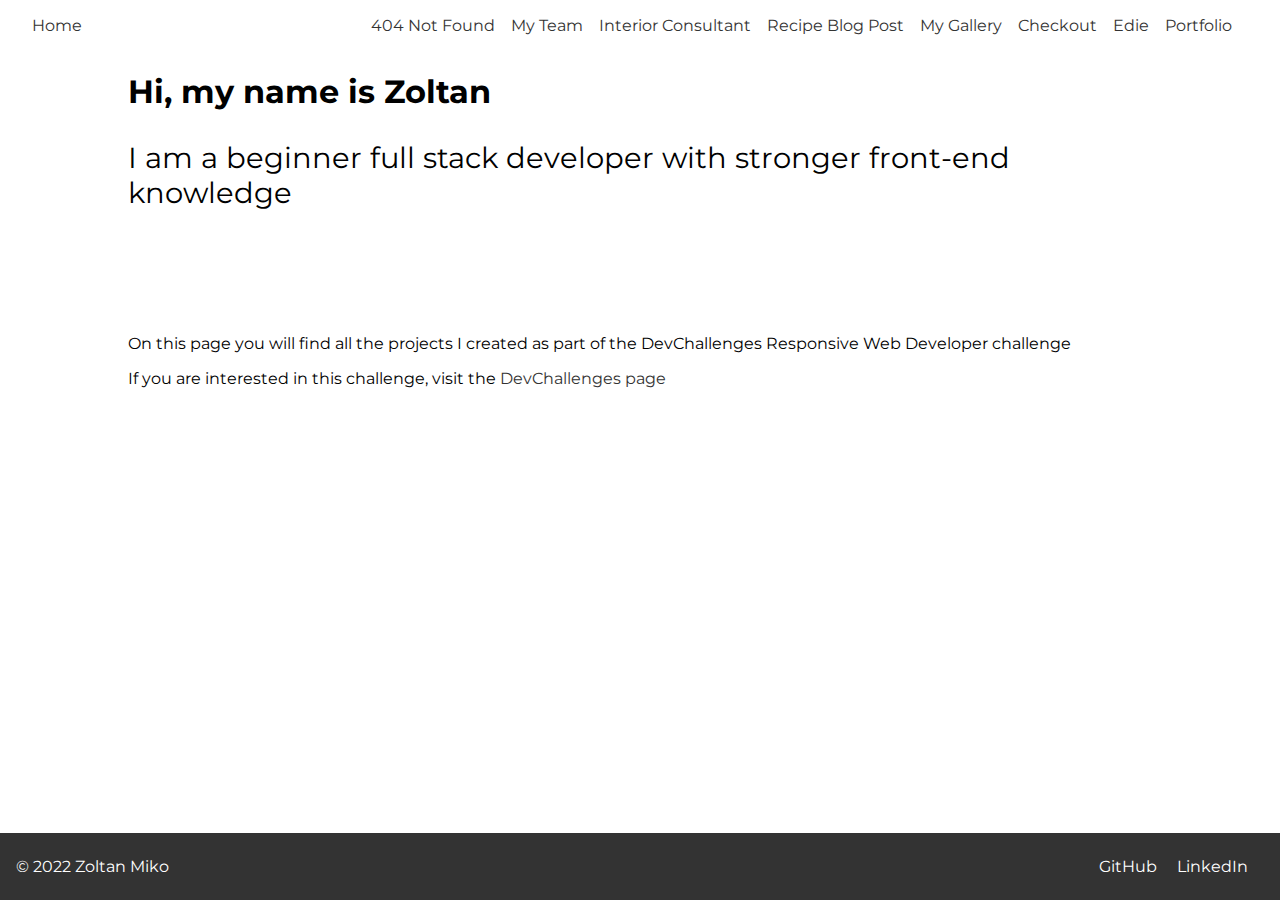
<file: index.html>
<!DOCTYPE html>
<html lang="en">
<head>
    <meta charset="UTF-8">
    <meta http-equiv="X-UA-Compatible" content="IE=edge">
    <meta name="viewport" content="width=device-width, initial-scale=1.0">
    <link rel="icon" href="devchallenges.png" />
    <link rel="shortcut icon" type="image/x-icon" href="https://devchallenges.io/" />

    <link rel="stylesheet" href="style.css">
    <script src="main.js" defer></script>

    <title>devChallenges Projects</title>
</head>
<body>
    <nav class="main-nav">
        <a href="index.html">Home</a>
        <button class="mobile-nav-button">
            <span class="mobile-nav-button__line"></span>
            <span class="mobile-nav-button__line"></span>
            <span class="mobile-nav-button__line"></span>
        </button>
        <div class="link-wrapper">
            <a class="link-wrapper__item" href="not-found/index.html">404 Not Found</a>
            <a class="link-wrapper__item" href="my-team/index.html">My Team</a>
            <a class="link-wrapper__item" href="interior-consultant/index.html">Interior Consultant</a>
            <a class="link-wrapper__item" href="recipe-blog/index.html">Recipe Blog Post</a>
            <a class="link-wrapper__item" href="my-gallery/index.html">My Gallery</a>
            <a class="link-wrapper__item" href="checkout/index.html">Checkout</a>
            <a class="link-wrapper__item" href="edie/index.html">Edie</a>
            <a class="link-wrapper__item" href="portfolio/index.html">Portfolio</a>
        </div>
    </nav>
    
    <main>
        <h1>Hi, my name is Zoltan</h1>
        <p class="sub-title">I am a beginner full stack developer with stronger front-end knowledge</p>
        <p>On this page you will find all the projects I created as part of the DevChallenges Responsive Web Developer challenge</p>
        <p>If you are interested in this challenge, visit the <a href="https://devchallenges.io/" target="_blank">DevChallenges page</a></p>
    </main>

    <footer>
        <p>&copy; 2022 Zoltan Miko</p>
        <p>
            <a href="https://github.com/Whenz91" target="_blank">GitHub</a>
            <a href="https://www.linkedin.com/in/zolt%C3%A1n-mik%C3%B3-8272b3146/" target="_blank">LinkedIn</a>
        </p>
    </footer>
</body>
</html>
</file>
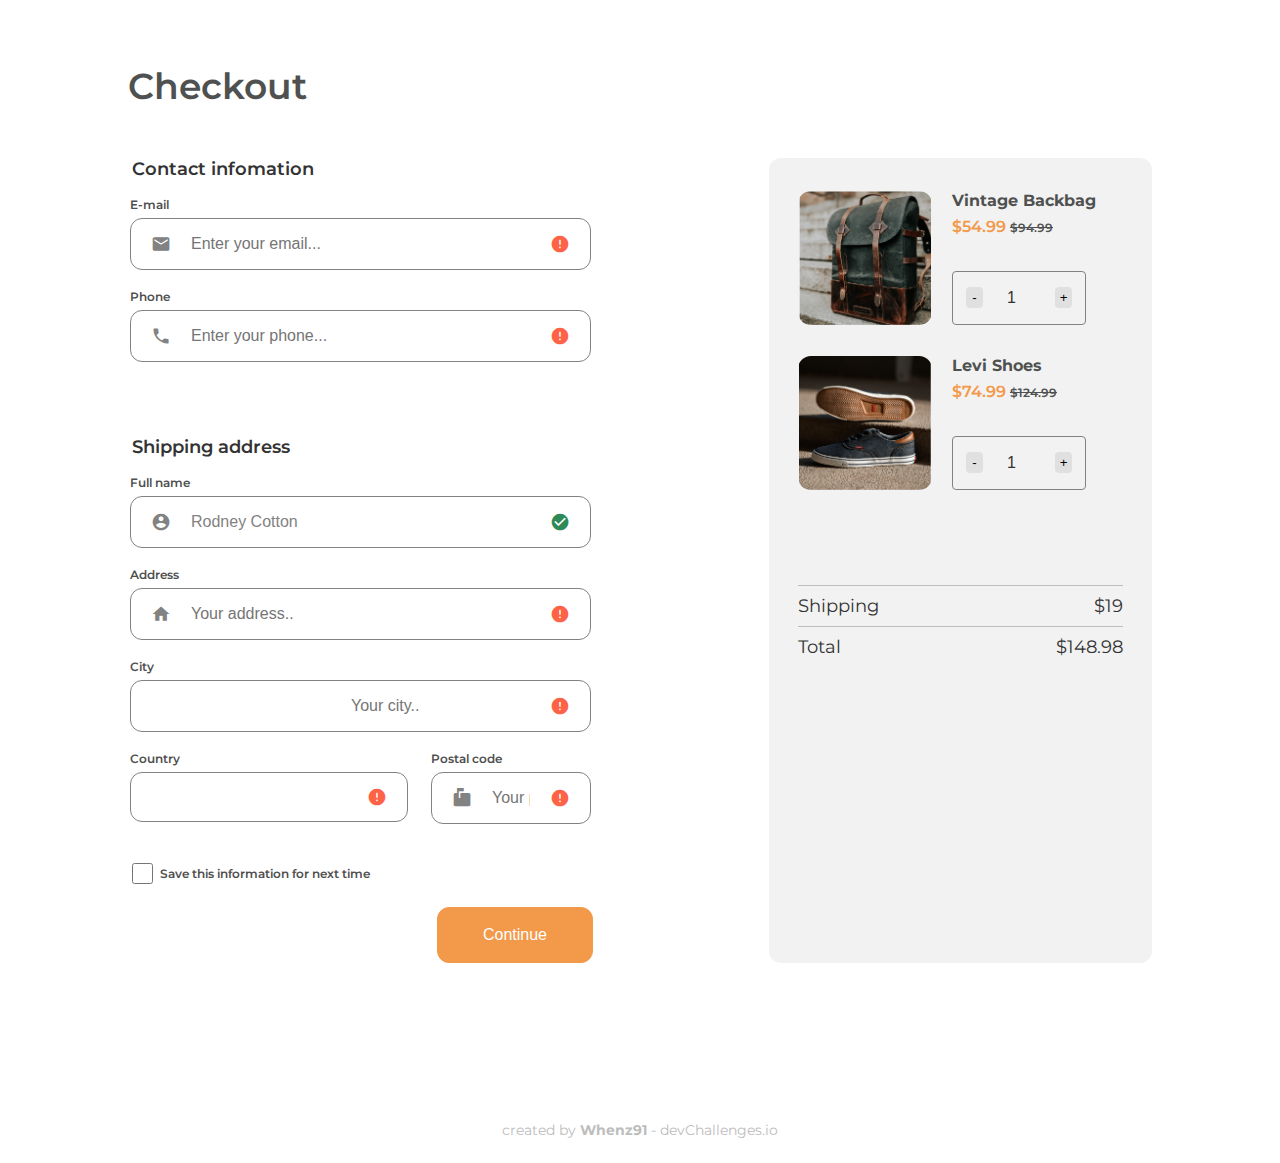
<file: checkout/index.html>
<!DOCTYPE html>
<html lang="en">
  <head>
    <meta charset="utf-8" />
    <meta name="viewport" content="width=device-width, initial-scale=1, maximum-scale=5" />

    <link rel="icon" href="../devchallenges.png" />

    <link rel="shortcut icon" type="image/x-icon" href="https://devchallenges.io/" />

    <link rel="preconnect" href="https://fonts.googleapis.com">
    <link rel="preconnect" href="https://fonts.gstatic.com" crossorigin>
    <link href="https://fonts.googleapis.com/css2?family=Montserrat:wght@600;700&display=swap" rel="stylesheet">
    <link href="https://fonts.googleapis.com/icon?family=Material+Icons" rel="stylesheet">

    <link rel="stylesheet" href="css/style.css">

    <script src="js/main.js" defer></script>

    <title>Checkout page challenge</title>
  </head>
  <body>

    <header class="header">
        <h1 class="header__title">Checkout</h1>
    </header>

    <main>
        <section class="cart">
            <ul class="cart__list">

                <li class="cart__list__item">

                    <img src="images/photo1.png" alt="Vintage Backbag" class="list-item__image">
                    
                    <div class="list-item__body">
                        <h4 class="list-item__body__title">Vintage Backbag</h4>
                        <p class="list-item__body__price">
                            <span class="list-item__body__price--new">$54.99</span>
                            <span class="list-item__body__price--old">$94.99</span>
                        </p>

                        <div class="list-item__body__input-box">
                            <button class="list-item__body__input-box__button" data-increase="">-</button>
                            <input class="list-item__body__input-box__input" type="number" value="1">
                            <button class="list-item__body__input-box__button" data-increase="true">+</button>
                        </div>
                    </div>
                </li>

                <li class="cart__list__item">

                    <img src="images/photo2.png" alt="Levi Shoes" class="list-item__image">

                    <div class="list-item__body">
                        <h4 class="list-item__body__title">Levi Shoes</h4>
                        <p class="list-item__body__price">
                            <span class="list-item__body__price--new">$74.99</span>
                            <span class="list-item__body__price--old">$124.99</span>
                        </p>

                        <div class="list-item__body__input-box">
                            <button class="list-item__body__input-box__button" data-increase="">-</button>
                            <input class="list-item__body__input-box__input" type="number" value="1">
                            <button class="list-item__body__input-box__button" data-increase="true">+</button>
                        </div>
                    </div>
                </li>

            </ul>

           <table class="cart-summary-table">
               <tbody>
                   <tr>
                       <td>Shipping</td>
                       <td>$19</td>
                   </tr>
                   <tr>
                       <td>Total</td>
                       <td>$148.98</td>
                   </tr>
               </tbody>
           </table>

        </section>

       <form id="orderForm" class="order-form">

           <fieldset class="order-form__fieldset">
               <legend class="order-form__legend">Contact infomation</legend>

               <div class="order-form__group">
                   <label for="email">E-mail</label>
                   <div class="input-with-icon">
                       <span class="material-icons">email</span>
                       <input type="email" id="email" placeholder="Enter your email..." required>
                       <span class="material-icons validation valid">check_circle</span>
                       <span class="material-icons validation invalid">error</span>
                   </div>
               </div>

               <div class="order-form__group">
                   <label for="phone">Phone</label>
                   <div class="input-with-icon">
                       <span class="material-icons">phone</span>
                       <input type="tel" id="phone" placeholder="Enter your phone..." pattern="[0-9]{2}-[0-9]{2}-[0-9]{7}" required>
                       <span class="material-icons validation valid">check_circle</span>
                       <span class="material-icons validation invalid">error</span>
                   </div>
               </div>
           </fieldset>

           <fieldset class="order-form__fieldset grid">
               <legend class="order-form__legend">Shipping address</legend>

               <div class="order-form__group grid-item--full-width">
                   <label for="name">Full name</label>
                   <div class="input-with-icon">
                        <span class="material-icons">account_circle</span>
                        <input type="text" id="name" value="Rodney Cotton" placeholder="Enter your fullname..." required>
                        <span class="material-icons validation valid">check_circle</span>
                        <span class="material-icons validation invalid">error</span>
                   </div>
               </div>

               <div class="order-form__group grid-item--full-width">
                   <label for="address">Address</label>
                   <div class="input-with-icon">
                       <span class="material-icons">home</span>
                       <input type="text" id="address" placeholder="Your address.." required>
                       <span class="material-icons validation valid">check_circle</span>
                       <span class="material-icons validation invalid">error</span>
                   </div>
               </div>

               <div class="order-form__group grid-item--full-width">
                   <label for="city">City</label>
                   <div class="input-with-icon">
                    <span class="material-icons">apartment</span>
                       <input type="text" id="city" placeholder="Your city.." required>
                       <span class="material-icons validation valid">check_circle</span>
                       <span class="material-icons validation invalid">error</span>
                   </div>
               </div>

               <div class="order-form__group">
                   <label for="country">Country</label>
                   <div class="input-with-icon">
                        <span class="material-icons">apartment</span>
                        <select name="country" id="country" required>
                            <option value="" disabled selected hidden>Your country..</option>
                            <option value="England">England</option>
                            <option value="Ireland">Ireland</option>
                            <option value="French">French</option>
                            <option value="Germany">Germany</option>
                        </select>
                        <span class="material-icons validation valid">check_circle</span>
                        <span class="material-icons validation invalid">error</span>
                   </div>
               </div>

               <div class="order-form__group">
                   <label for="postcode">Postal code</label>
                   <div class="input-with-icon">
                    <span class="material-icons">markunread_mailbox</span>
                    <input type="text" id="postcode" placeholder="Your postal code.." required>
                    <span class="material-icons validation valid">check_circle</span>
                    <span class="material-icons validation invalid">error</span>
                   </div>
               </div>

            </fieldset>
            
            <div class="order-form__group checkbox-group">
                <input type="checkbox" name="remember" id="remember">
                <label for="remember">Save this information for next time</label>
            </div>

            <button type="submit" class="order-form__submit-btn">Continue</button>
       </form>

    </main>
   

    <footer class="main-footer">
      <p class="main-footer__text">created by <b>Whenz91</b> - devChallenges.io</p>
    </footer>

  </body>
</html>
</file>
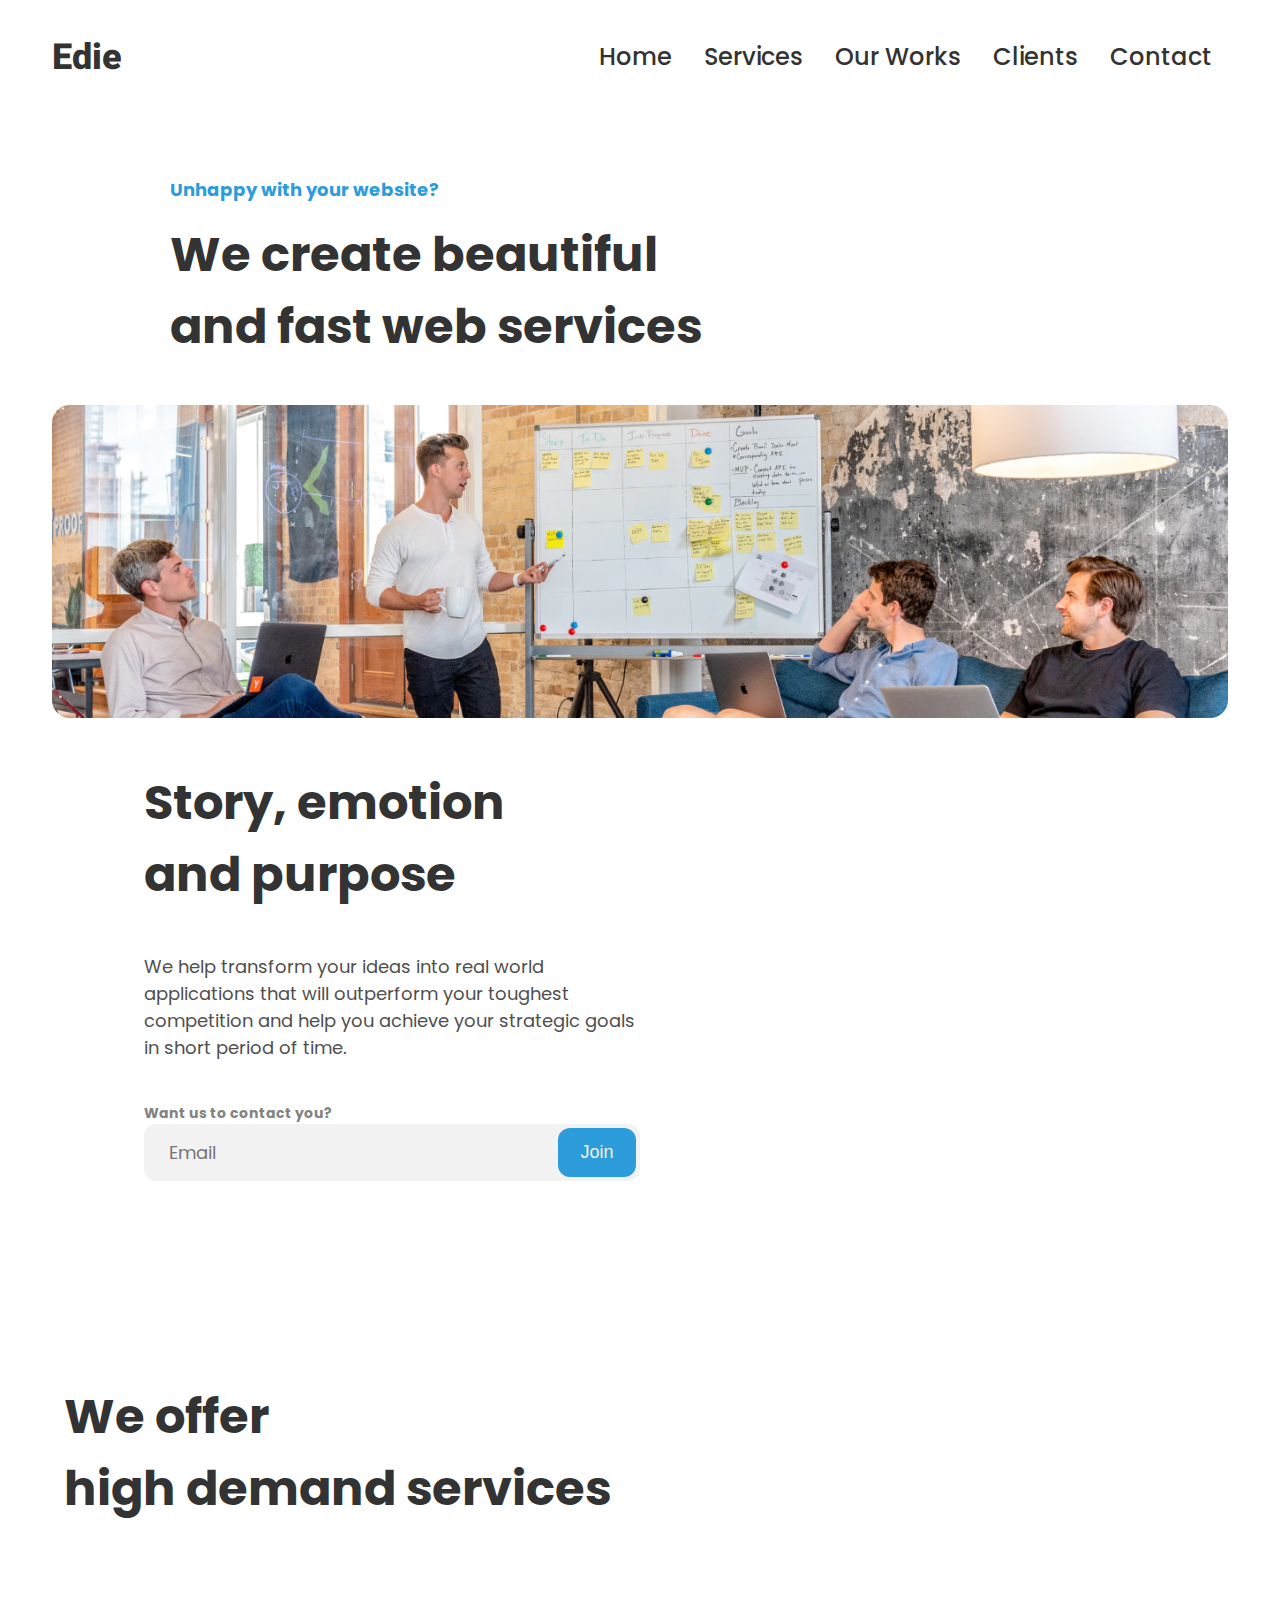
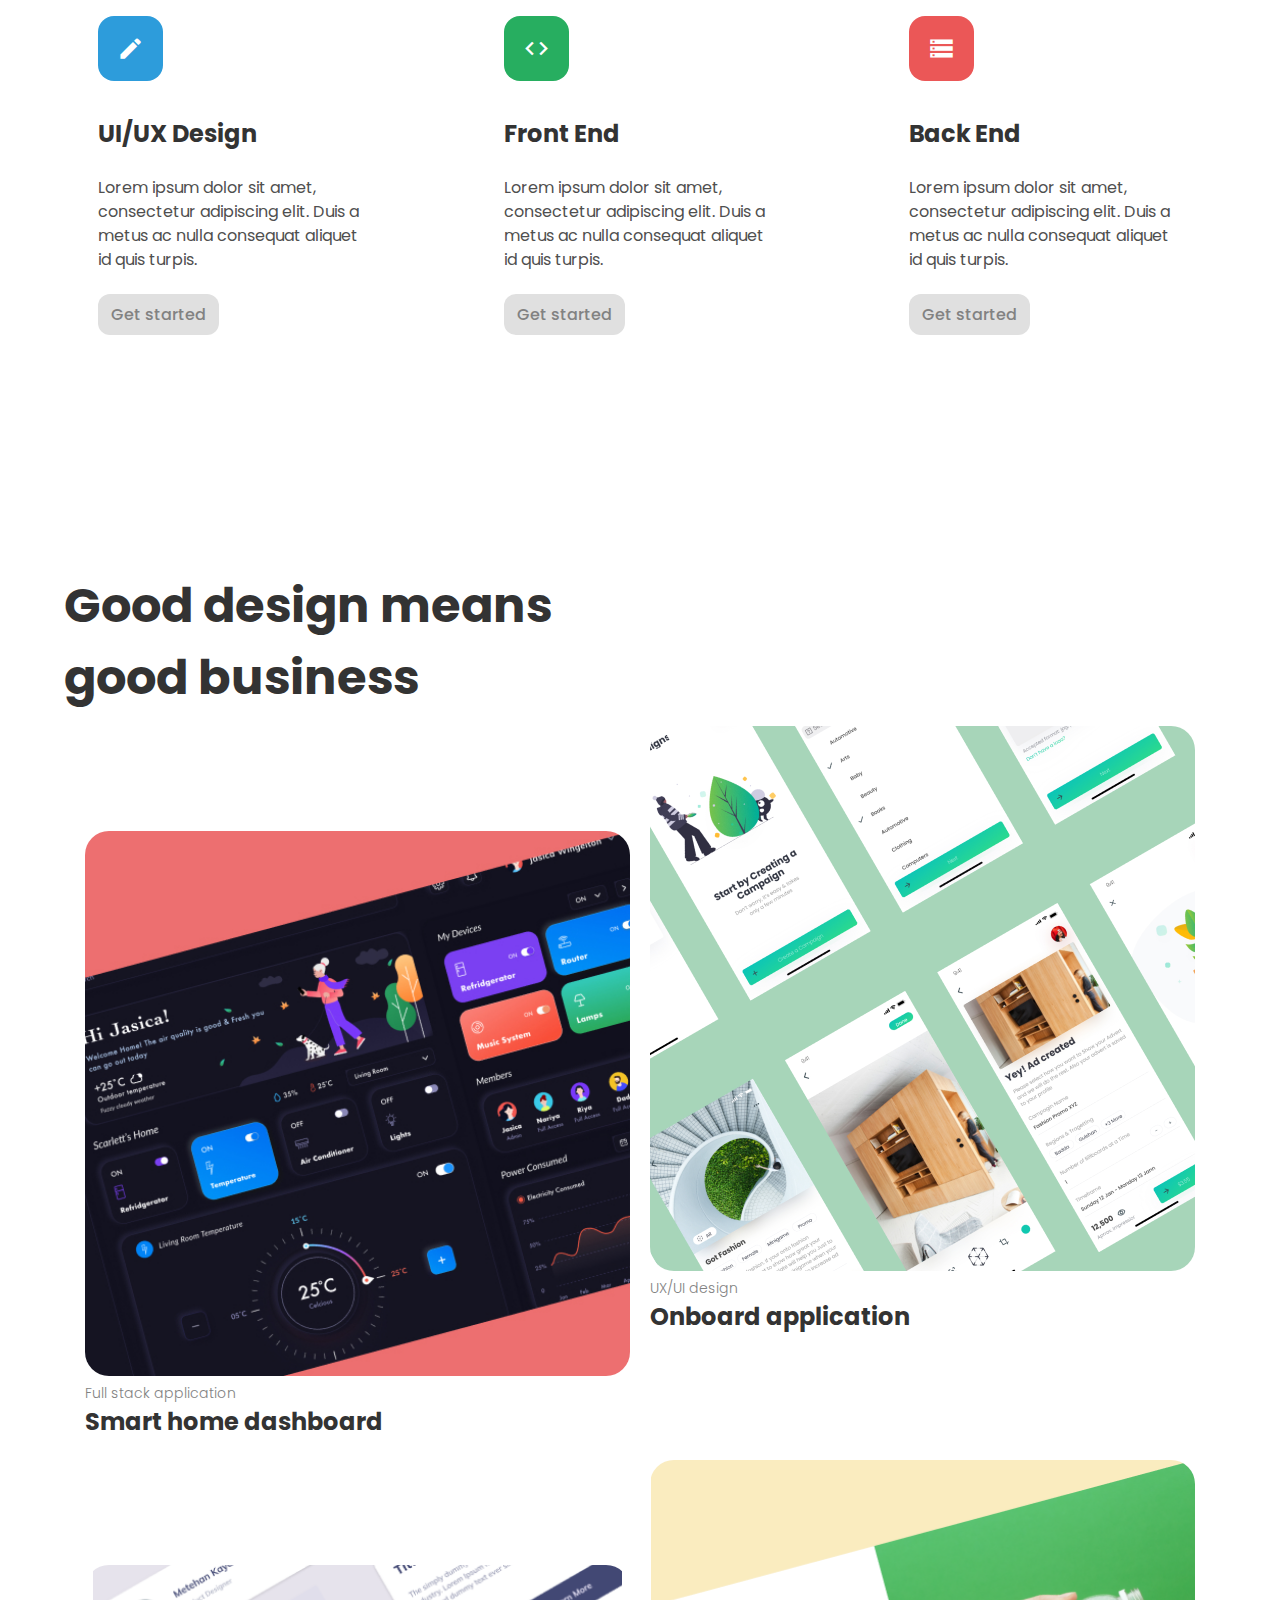
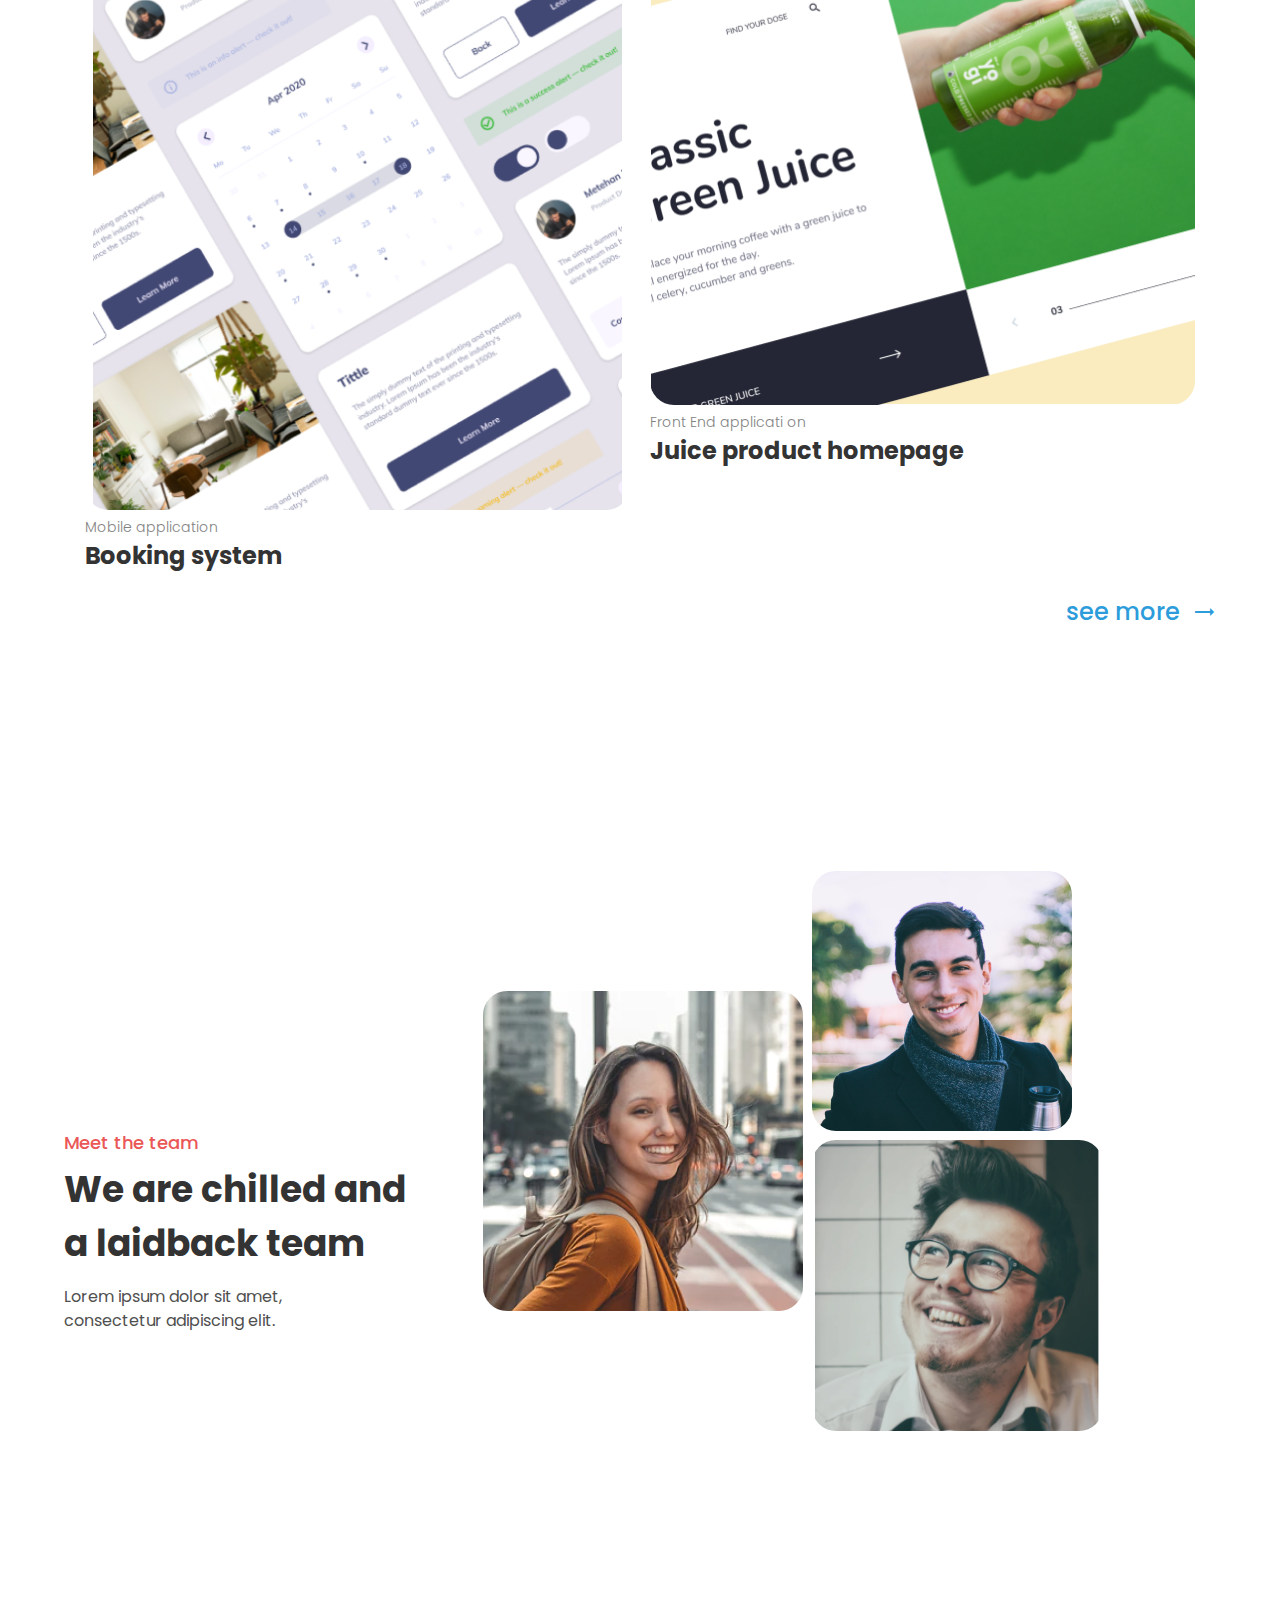
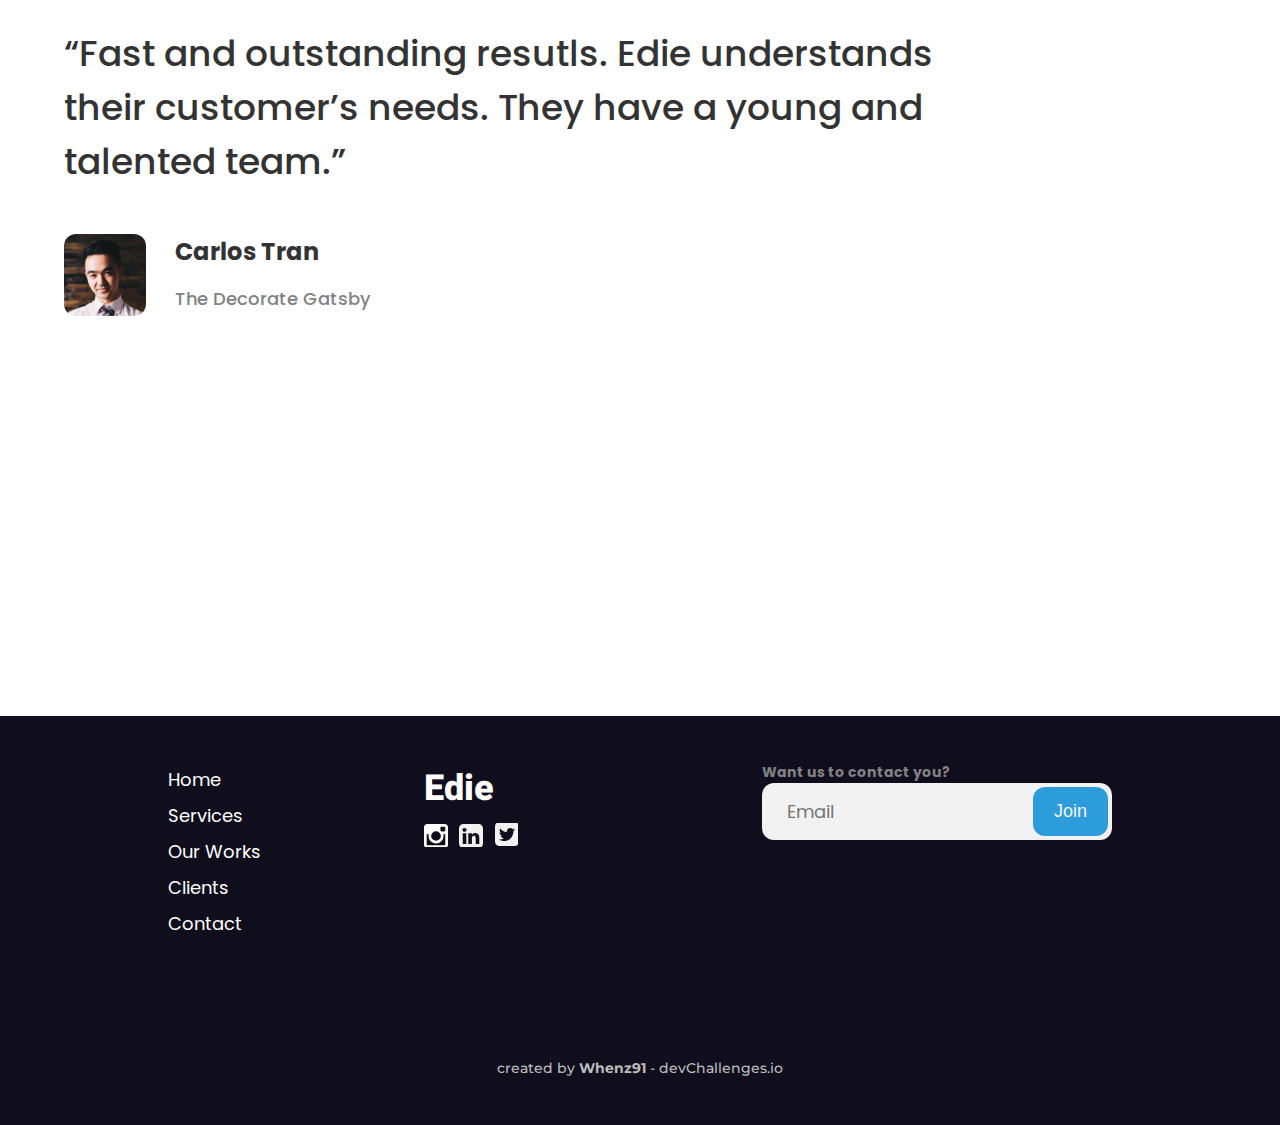
<file: edie/index.html>
<!DOCTYPE html>
<html lang="en">
  <head>
    <meta charset="utf-8" />
    <meta name="viewport" content="width=device-width, initial-scale=1, maximum-scale=5" />

    <link rel="icon" href="../devchallenges.png" />

    <link rel="shortcut icon" type="image/x-icon" href="https://devchallenges.io/" />

    <link rel="preconnect" href="https://fonts.googleapis.com">
    <link rel="preconnect" href="https://fonts.gstatic.com" crossorigin>
    <link href="https://fonts.googleapis.com/css2?family=Heebo:wght@800&family=Montserrat:wght@500;700&family=Poppins:wght@300;400;500;700&display=swap" rel="stylesheet">
    <link href="https://fonts.googleapis.com/icon?family=Material+Icons" rel="stylesheet">

    <link rel="stylesheet" href="css/style.css">
    <script src="js/main.js" defer></script>
    <title>Edie</title>
  </head>
  <body>

    <nav class="main-nav">
        <a href="#home" class="main-nav__logo">Edie</a>
        <button class="main-nav__mobile-menu-btn">
            <span class="material-icons">
                menu
            </span>
        </button>
        <ul class="main-nav__list">
            <li class="main-nav__list__item"><a class="main-nav__list__item__link" href="#home">Home</a></li>
            <li class="main-nav__list__item"><a class="main-nav__list__item__link" href="#services">Services</a></li>
            <li class="main-nav__list__item"><a class="main-nav__list__item__link" href="#ourworks">Our Works</a></li>
            <li class="main-nav__list__item"><a class="main-nav__list__item__link" href="#clients">Clients</a></li>
            <li class="main-nav__list__item"><a class="main-nav__list__item__link" href="#contact">Contact</a></li>
        </ul>
    </nav>

    <header id="home" class="hero">
        <h4 class="hero__subtitle">Unhappy with your website?</h4>
        <h1 class="hero__title">We create beautiful <br> and fast web services</h1>
        <img src="images/heroImage.jpg" alt="edie hero" class="hero__image">
    </header>

    <main>
        <section id="contact" class="contact-section">
            <h2 class="section-title">Story, emotion <br> and purpose</h2>
            <p>We help transform your ideas into real world applications that will outperform your toughest competition and help you achieve your strategic goals in short period of time.</p>

            <form class="contact-form">
                <h5 class="contact-form__title">Want us to contact you?</h5>
                <div class="contact-form__gorup">
                    <input class="contact-form__gorup__input" type="text" placeholder="Email">
                    <button class="contact-form__gorup__submit-btn" type="submit">Join</button>
                </div>
            </form>
        </section>

        <section id="services" class="services-section">
            <h2 class="section-title">We offer <br> high demand services</h2>

            <div class="services-card-deck">

                <div class="service-card">
                    <span class="service-card__icon service-card__icon--blue material-icons">
                        edit
                    </span>
                    <h3 class="service-card__title">UI/UX Design</h3>
                    <p class="service-card__text">Lorem ipsum dolor sit amet, consectetur adipiscing elit. Duis a metus ac nulla consequat aliquet id quis turpis.</p>
                    <a href="#" class="service-card__btn">Get started</a>
                </div>

                <div class="service-card">
                    <span class="service-card__icon service-card__icon--green material-icons">
                        code
                    </span>
                    <h3 class="service-card__title">Front End</h3>
                    <p class="service-card__text">Lorem ipsum dolor sit amet, consectetur adipiscing elit. Duis a metus ac nulla consequat aliquet id quis turpis.</p>
                    <a href="#" class="service-card__btn">Get started</a>
                </div>

                <div class="service-card">
                    <span class="service-card__icon service-card__icon--red material-icons">
                        storage
                    </span>
                    <h3 class="service-card__title">Back End</h3>
                    <p class="service-card__text">Lorem ipsum dolor sit amet, consectetur adipiscing elit. Duis a metus ac nulla consequat aliquet id quis turpis.</p>
                    <a href="#" class="service-card__btn">Get started</a>
                </div>

            </div>
        </section>

        <section id="ourworks" class="works-section">
            <h2 class="section-title">Good design means <br> good business</h2>
            
            <div class="works-card-deck">

                <div class="work-card">
                    <img src="images/smarthome.jpg" alt="smarthome" class="work-card__image">
                    <p class="work-card__subtitle">Full stack application</p>
                    <h3 class="work-card__title">Smart home dashboard</h3>
                </div>

                <div class="work-card">
                    <img src="images/onboard.png" alt="onboard" class="work-card__image">
                    <p class="work-card__subtitle">UX/UI design</p>
                    <h3 class="work-card__title">Onboard application</h3>
                </div>

                <div class="work-card">
                    <img src="images/booking.png" alt="booking" class="work-card__image">
                    <p class="work-card__subtitle">Mobile application</p>
                    <h3 class="work-card__title">Booking system</h3>
                </div>

                <div class="work-card">
                    <img src="images/juice-product.png" alt="juice-product" class="work-card__image">
                    <p class="work-card__subtitle">Front End applicati on</p>
                    <h3 class="work-card__title">Juice product homepage</h3>
                </div>

                <a href="#" class="more-work-link">see more <span class="material-icons">trending_flat</span></a>
            </div>
        </section>

        <section id="clients" class="clients-section">
            <div class="wrapper">
                <p class="client-section__subtitle">Meet the team</p>
                <h2 class="client-section__title">We are chilled and a laidback team</h2>
                <p class="client-section__text">Lorem ipsum dolor sit amet, consectetur adipiscing elit.</p>
            </div>

            <div class="team-image-group">
                <img src="images/person3.png" alt="person 3" class="">
                <img src="images/person1.png" alt="person 1" class="">
                <img src="images/person2.png" alt="person 2" class="">
            </div>

            <div class="review">
                <p class="review__text">“Fast and outstanding resutls. Edie understands their customer’s needs. They have a young and talented team.”</p>
                <div class="review__writer">
                    <img src="images/person4.png" alt="person 4" class="review__writer__image">
                    <h4 class="review__writer__name">Carlos Tran</h4>
                    <p class="review__writer__company">The Decorate Gatsby</p>
                </div>
            </div>
        </section>

    </main>

    <footer class="main-footer">

        <div class="main-footer__content">

            <ul class="main-footer__content__nav">
                <li><a href="#home">Home</a></li>
                <li><a href="#services">Services</a></li>
                <li><a href="#ourworks">Our Works</a></li>
                <li><a href="#clients">Clients</a></li>
                <li><a href="#contact">Contact</a></li>
            </ul>

            <ul class="main-footer__content__social">
                <p>Edie</p>
                <li><a href="#"><img src="images/instagram.svg" alt="instagram"></a></li>
                <li><a href="#"><img src="images/linkedin.svg" alt="linkedin"></a></li>
                <li><a href="#"><img src="images/twitter.svg" alt="twitter"></a></li>
            </ul>

            <form class="main-footer__content__form contact-form">
                <h5 class="contact-form__title">Want us to contact you?</h5>
                <div class="contact-form__gorup">
                    <input class="contact-form__gorup__input" type="text" placeholder="Email">
                    <button class="contact-form__gorup__submit-btn" type="submit">Join</button>
                </div>
            </form>
        </div>


      <p class="main-footer__text">created by <b>Whenz91</b> - devChallenges.io</p>
    </footer>

  </body>
</html>
</file>
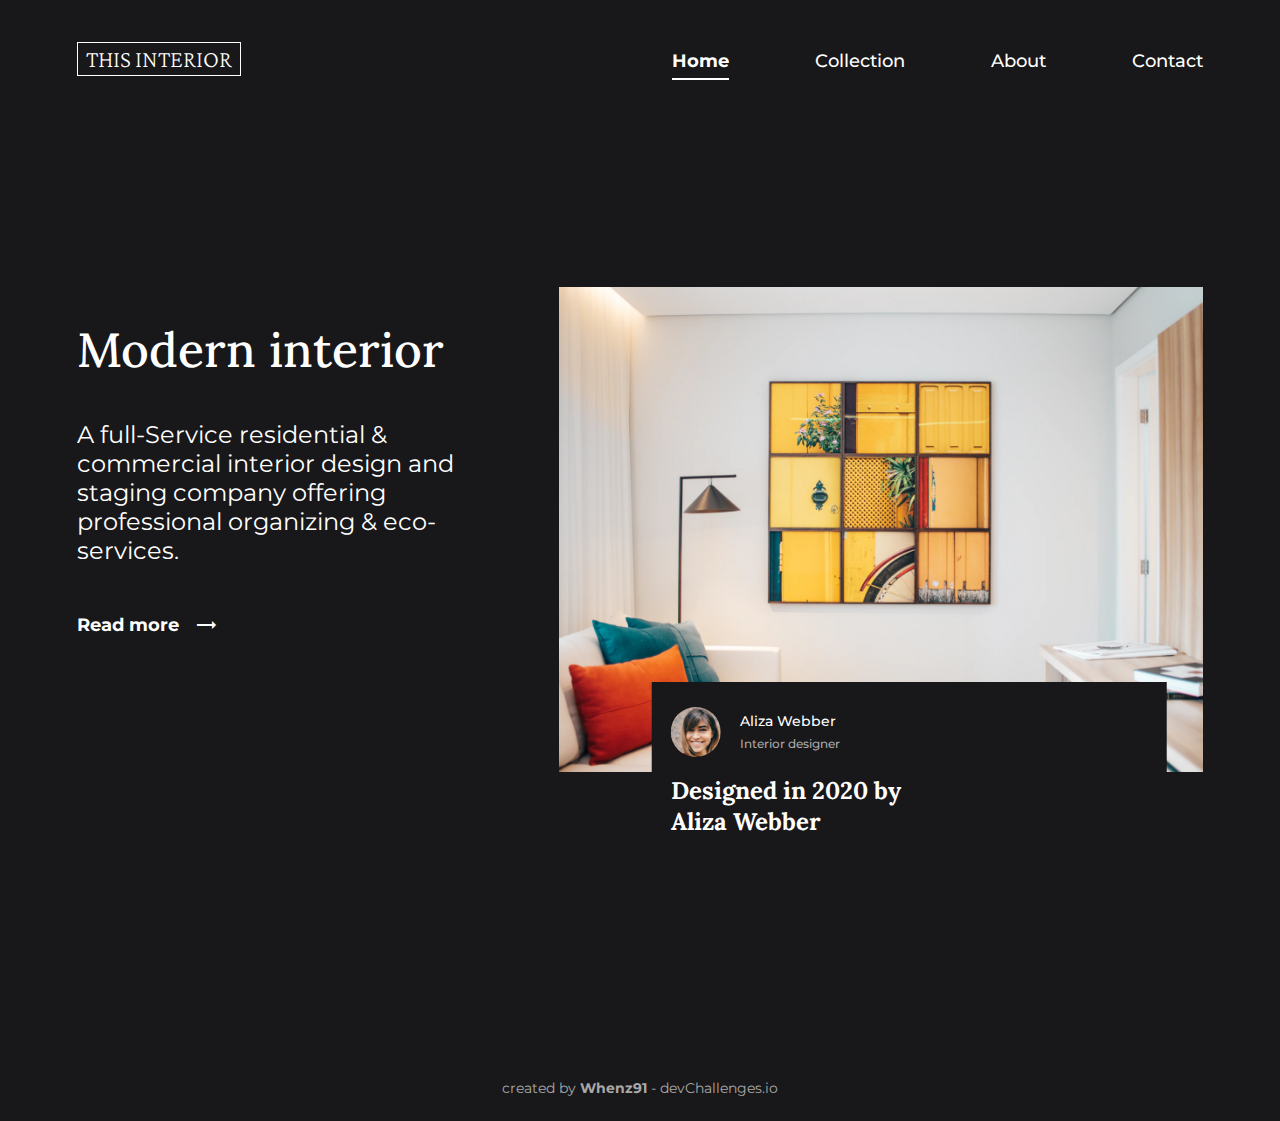
<file: interior-consultant/index.html>
<!DOCTYPE html>
<html lang="en">
<head>
    <meta charset="UTF-8">
    <meta http-equiv="X-UA-Compatible" content="IE=edge">
    <meta name="viewport" content="width=device-width, initial-scale=1.0">
    <link rel="icon" href="devchallenges.png" />
    <link rel="shortcut icon" type="image/x-icon" href="https://devchallenges.io/" />
    <link rel="preconnect" href="https://fonts.googleapis.com">
    <link rel="preconnect" href="https://fonts.gstatic.com" crossorigin>
    <link href="https://fonts.googleapis.com/css2?family=Crimson+Pro:wght@200&family=Lora:wght@500;700&family=Montserrat:wght@400;500;700&display=swap" rel="stylesheet">
    <link href="https://fonts.googleapis.com/icon?family=Material+Icons" rel="stylesheet">
    <link href="https://fonts.googleapis.com/icon?family=Material+Icons+Outlined" rel="stylesheet">

    <link rel="stylesheet" href="css/style.css">
    <script src="js/main.js" defer></script>

    <title>Interior Consultant</title>
</head>
<body>
    <nav class="main-nav">
        <a href="#" class="main-nav__logo">This Interior</a>
        <button id="openMenuBtn" class="main-nav__button main-nav__button--open">
            <span class="material-icons">menu</span>
        </button>
        <ul class="main-nav__link-list">
            <li class="link-list__item">
                <a href="#" class="item__link active">Home</a>
            </li>
            <li class="link-list__item">
                <a href="#" class="item__link">Collection</a>
            </li>
            <li class="link-list__item">
                <a href="#" class="item__link">About</a>
            </li>
            <li class="link-list__item">
                <a href="#" class="item__link">Contact</a>
            </li>
            <button id="closeMenuBtn" class="main-nav__button main-nav__button--close">
                <span class="material-icons">close</span>
            </button>
        </ul>
    </nav>

    <main>
        <section class="hero">

            <div class="hero__text-content">
                <h1 class="text-content__title">Modern interior</h1>
                <p class="text-content__lead">A full-Service residential & commercial interior design and staging company offering professional organizing & eco-services.</p>
                <a href="" class="text-content__link">Read more <span class="material-icons-outlined">trending_flat</span></a>
            </div>

            <figure class="hero__image-figure">
                <img src="images/photo1.png" alt="House Interior" class="hero__image-figure__image">
                <figcaption class="image-figcaption">
                    <div class="image-figcaption__author">
                        <img src="images/photo2.png" alt="Aliza Webber" class="author__image">
                        <div>
                            <h5 class="author__name">Aliza Webber</h5>
                            <p class="author__position">Interior designer</p>
                        </div>
                    </div>
                   <h3 class="image-figcaption__title">Designed in 2020 by Aliza Webber</h3>
                </figcaption>
            </figure>
            
        </section>
    </main>

    <footer class="main-footer">
        <p class="main-footer__text">created by <b>Whenz91</b> - devChallenges.io</p>
    </footer>
</body>
</html>
</file>
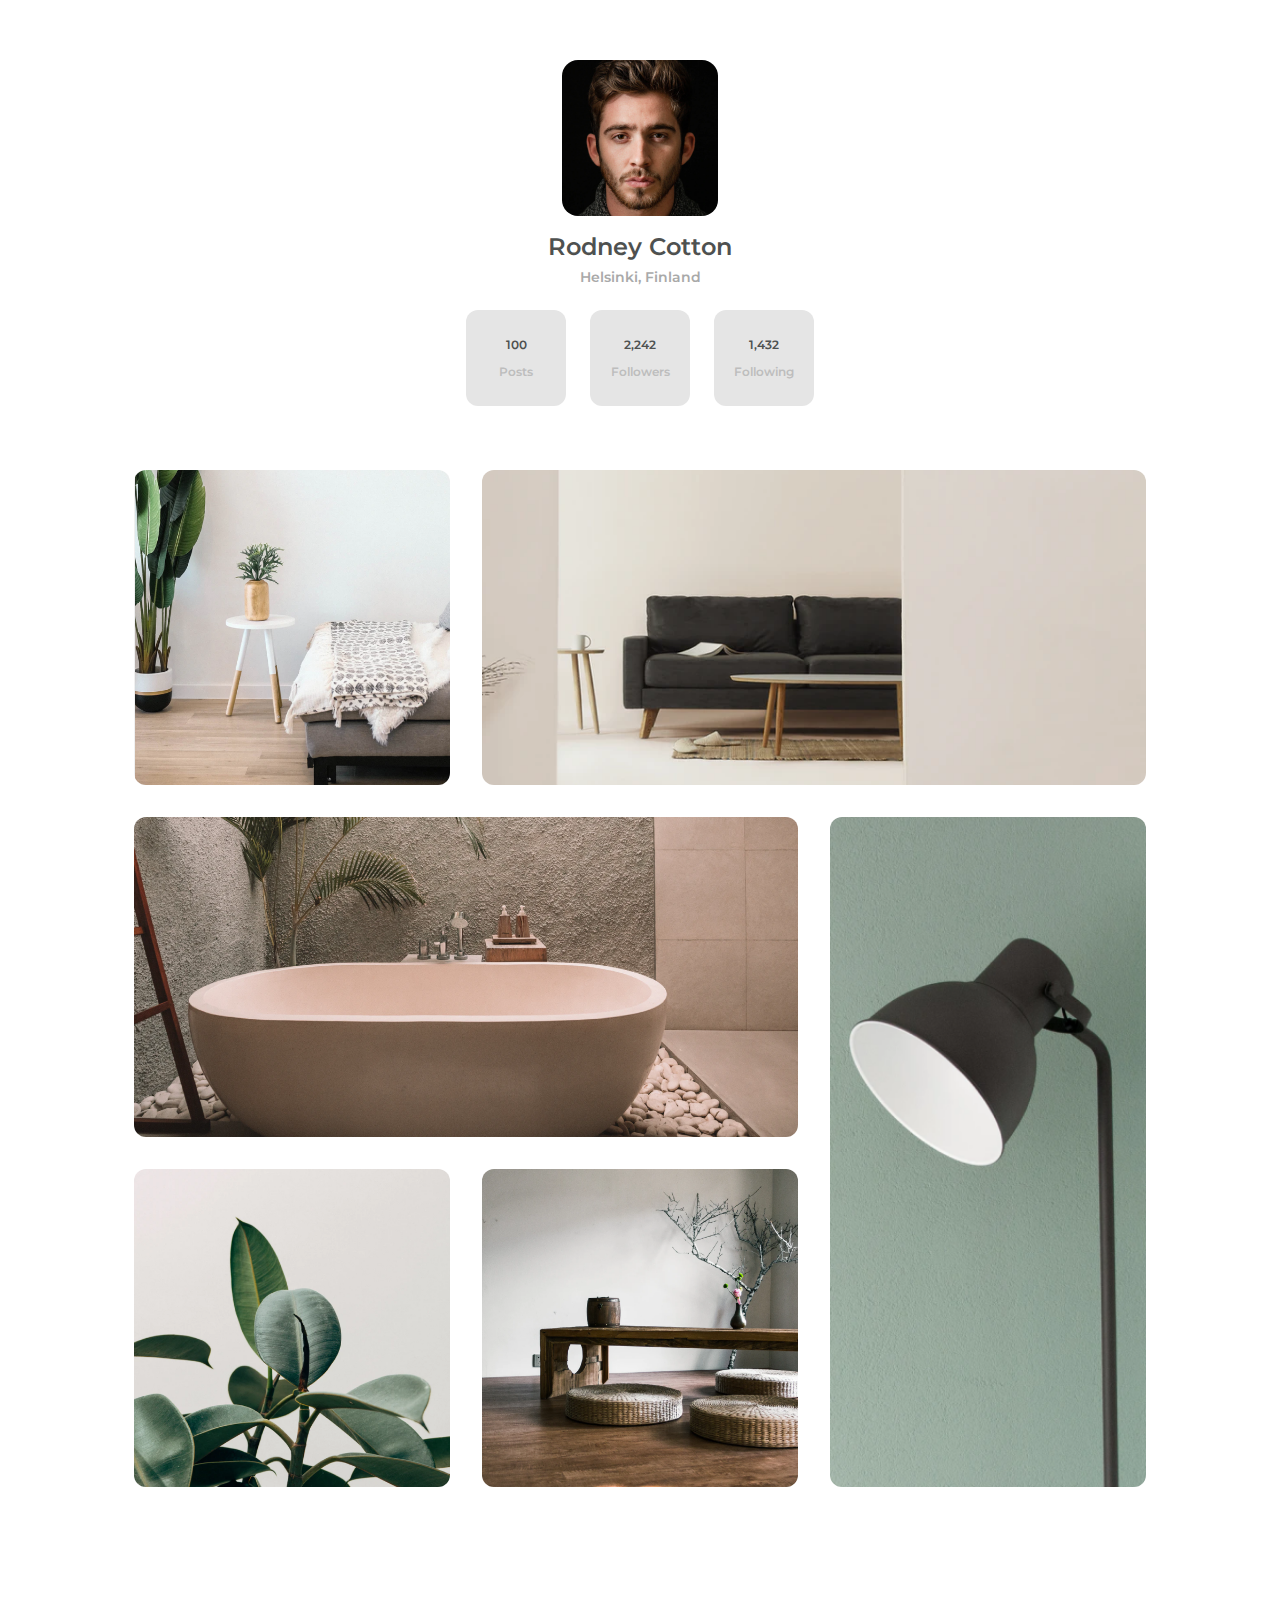
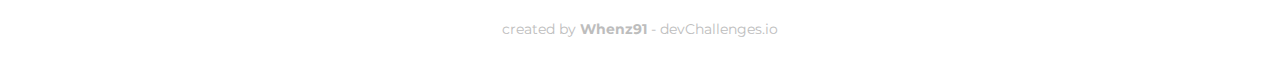
<file: my-gallery/index.html>
<!DOCTYPE html>
<html lang="en">
  <head>
    <meta charset="utf-8" />
    <meta name="viewport" content="width=device-width, initial-scale=1, maximum-scale=5" />

    <link rel="icon" href="../devchallenges.png" />

    <link rel="shortcut icon" type="image/x-icon" href="https://devchallenges.io/" />

    <link rel="stylesheet" href="css/style.css">

    <title>My Gallery Challenge</title>
  </head>
  <body>

      <main>

        <header class="profile">

          <img src="images/profilePhoto.png" alt="Rodney Cotton" class="profile__image">
          <h2 class="profile__name">Rodney Cotton</h2>
          <p class="profile__location">Helsinki, Finland</p>

        </header>

        <section class="stat-wrapper">

          <div class="stat__item">
            <p class="stat__item__number">100</p>
            <p class="stat__item__text">Posts</p>
          </div>

          <div class="stat__item">
            <p class="stat__item__number">2,242</p>
            <p class="stat__item__text">Followers</p>
          </div>

          <div class="stat__item">
            <p class="stat__item__number">1,432</p>
            <p class="stat__item__text">Following</p>
          </div>

        </section>

        <section class="gallery">
          <img src="images/photo1.png" alt="photo1">
          <img src="images/photo2.png" alt="photo2" class="big">
          <img src="images/photo3.png" alt="photo3" class="big">
          <img src="images/photo_4.png" alt="photo4" class="tall">
          <img src="images/photo5.png" alt="photo5">
          <img src="images/photo6.png" alt="photo6">
        </section>

      </main>

    <footer class="main-footer">
      <p class="main-footer__text">created by <b>Whenz91</b> - devChallenges.io</p>
    </footer>

  </body>
</html>
</file>
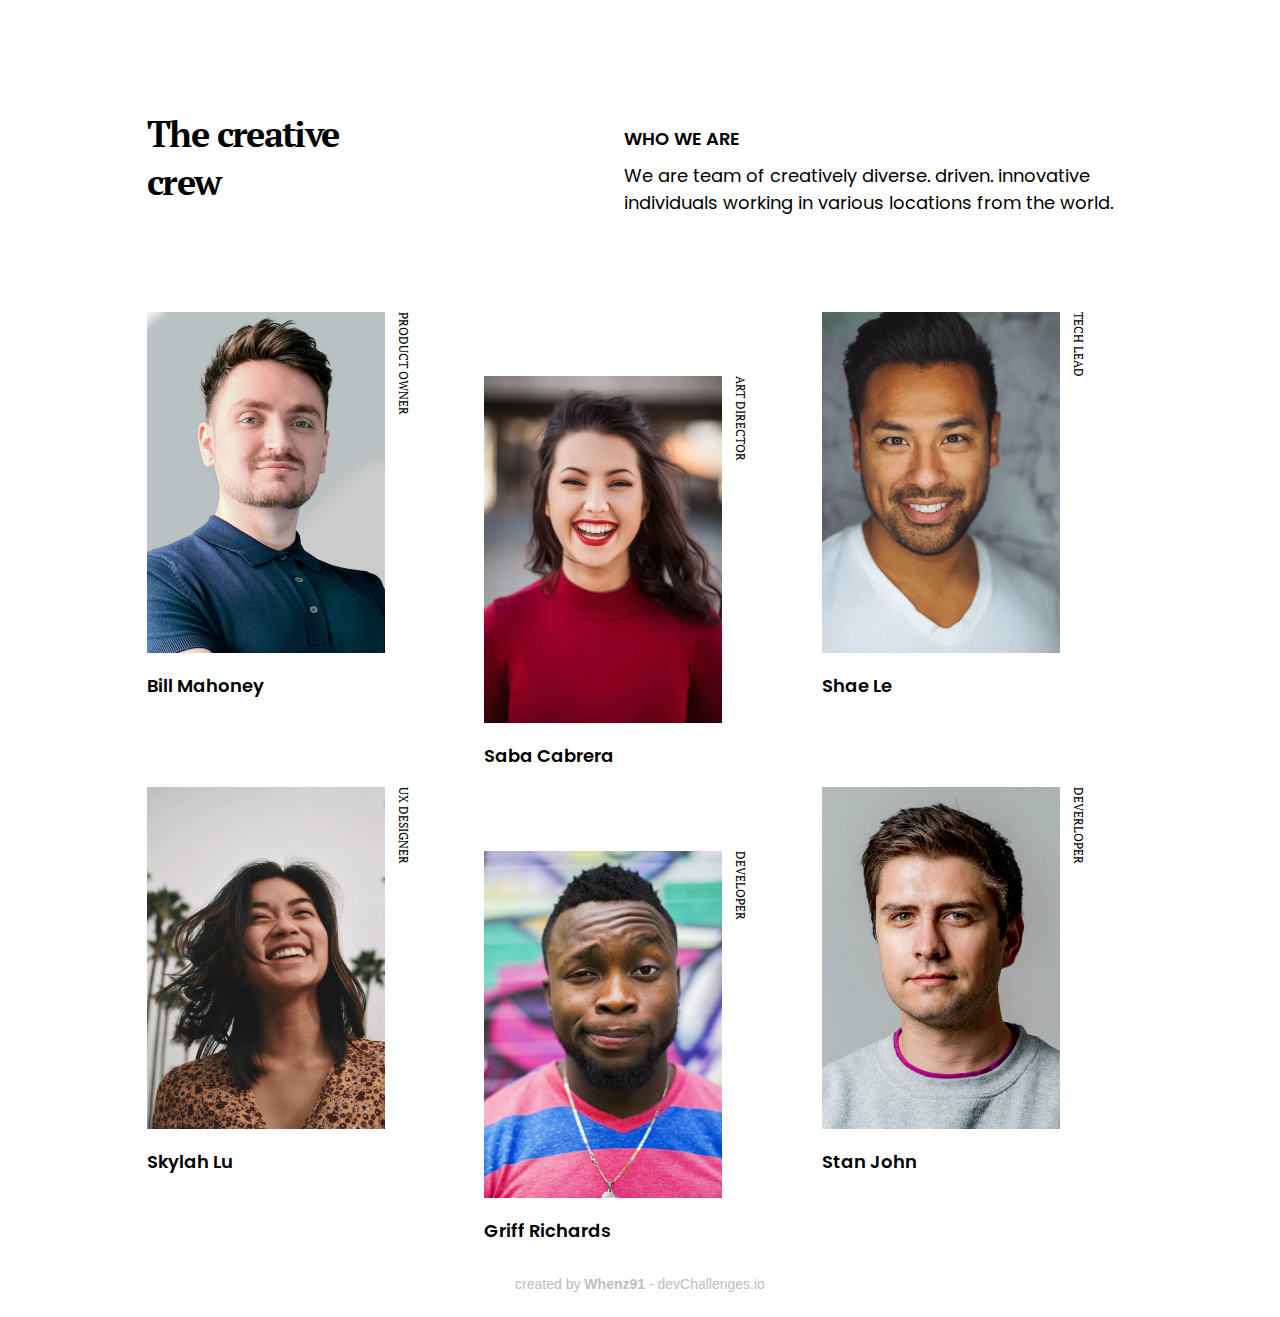
<file: my-team/index.html>
<!DOCTYPE html>
<html lang="en">
<head>
    <meta charset="utf-8" />
    <meta name="viewport" content="width=device-width, initial-scale=1, maximum-scale=5" />

    <link rel="icon" href="../devchallenges.png" />

    <link rel="shortcut icon" type="image/x-icon" href="https://devchallenges.io/" />

    <link rel="stylesheet" href="css/style.css">

    <title>My Team Page</title>
</head>
<body>
    <header class="main-header">
        <h1 class="main-header__title">The creative crew</h1>

        <div class="main-header__content-wrapper">
            <h2 class="content-wrapper__title">Who we are</h2>
            <p class="content-wrapper__description">We are team of creatively diverse.  driven.  innovative individuals working in various locations from the world.</p>
        </div>
    </header>

    <main>
        <section class="crew-row">

            <div class="crew-row__item crew-member">
                <img src="images/photo1.png" alt="Bill Mahoney" class="crew-member__image">
                <h3 class="crew-member__name">Bill Mahoney</h3>
                <p class="crew-member__position">Product owner</p>
            </div>

            <div class="crew-row__item crew-member">
                <img src="images/photo2.png" alt="Saba Cabrera" class="crew-member__image">
                <h3 class="crew-member__name">Saba Cabrera</h3>
                <p class="crew-member__position">Art director</p>
            </div>

            <div class="crew-row__item crew-member">
                <img src="images/photo3.png" alt="Shae Le" class="crew-member__image">
                <h3 class="crew-member__name">Shae Le</h3>
                <p class="crew-member__position">Tech Lead</p>
            </div>

            <div class="crew-row__item crew-member">
                <img src="images/photo4.png" alt="Skylah Lu" class="crew-member__image">
                <h3 class="crew-member__name">Skylah Lu</h3>
                <p class="crew-member__position">UX Designer</p>
            </div>

            <div class="crew-row__item crew-member">
                <img src="images/photo5.png" alt="Griff Richards" class="crew-member__image">
                <h3 class="crew-member__name">Griff Richards</h3>
                <p class="crew-member__position">Developer</p>
            </div>

            <div class="crew-row__item crew-member">
                <img src="images/photo6.png" alt="Stan John" class="crew-member__image">
                <h3 class="crew-member__name">Stan John</h3>
                <p class="crew-member__position">Deverloper</p>
            </div>

        </section>
    </main>

    <footer class="main-footer">
        <p class="main-footer__text">created by <b>Whenz91</b> - devChallenges.io</p>
    </footer>
</body>
</html>
</file>
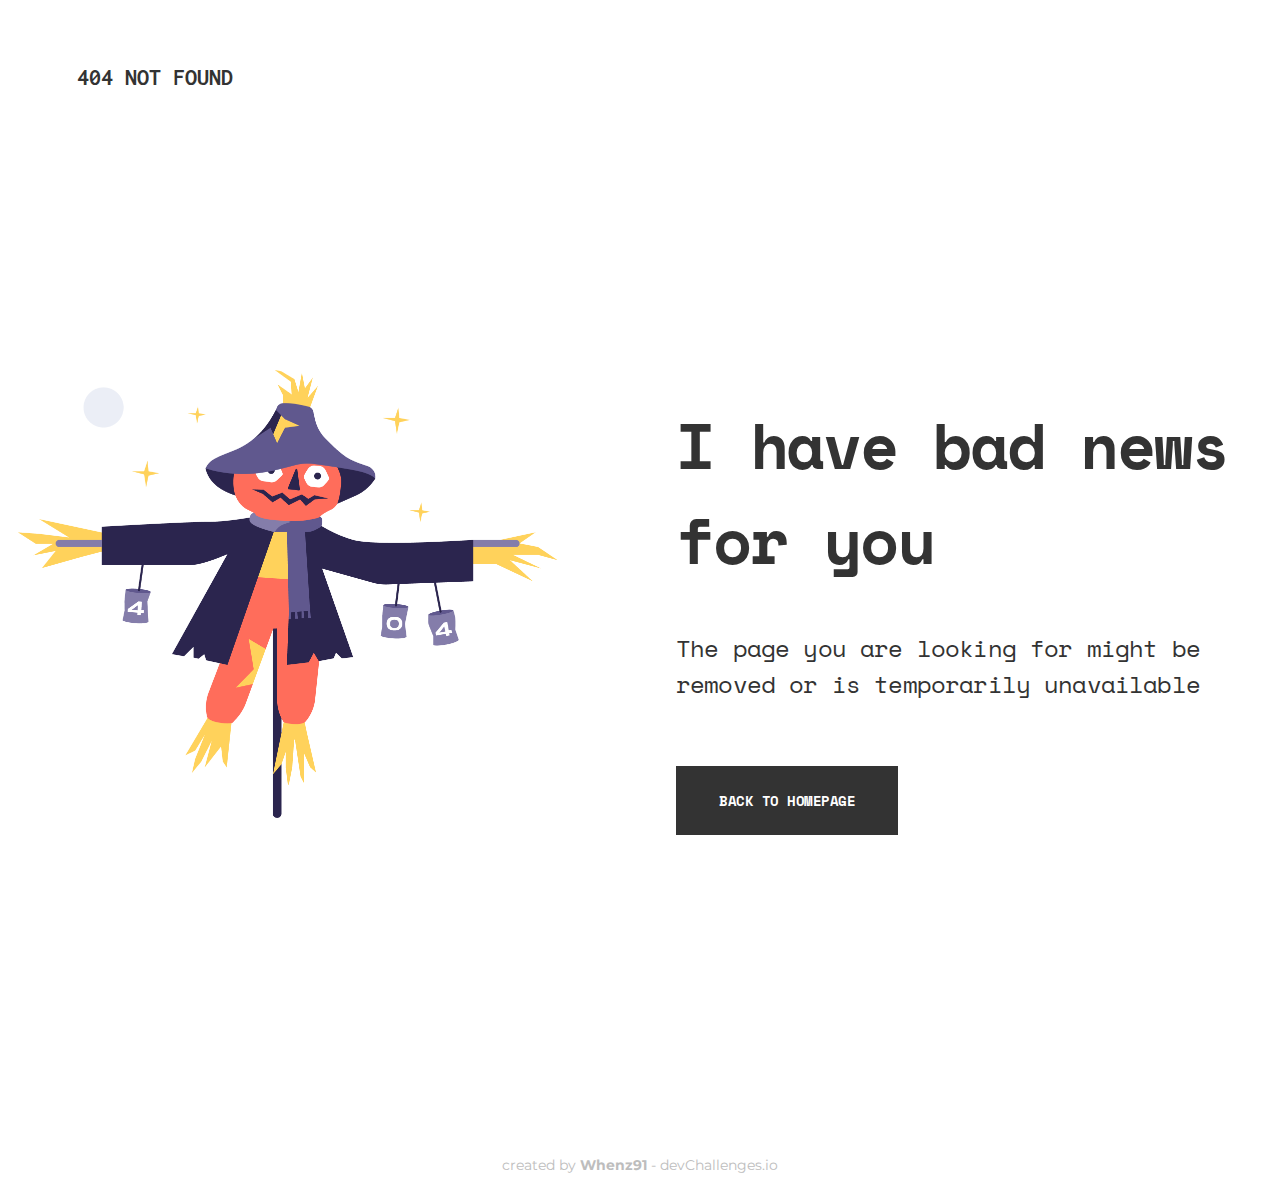
<file: not-found/index.html>
<!DOCTYPE html>
<html lang="en">
  <head>
    <meta charset="utf-8" />
    <meta name="viewport" content="width=device-width, initial-scale=1, maximum-scale=5" />

    <link rel="icon" href="../devchallenges.png" />

    <link rel="shortcut icon" type="image/x-icon" href="https://devchallenges.io/" />

    <link rel="stylesheet" href="css/style.css">

    <title>404 page challenge</title>
  </head>
  <body>

    <header class="main-header">
      <h3 class="main-header__title">404 NOT FOUND</h3>
    </header>

    <main>
      <section class="main-content">
        <img src="images/Scarecrow.png" alt="Scarecrow" class="main-content__image">
        <div class="main-content__text-container">
          <h1 class="text-container__title">I have bad news for you</h1>
          <p class="text-container__message">The page you are looking for might be removed or is temporarily unavailable</p>
          <a class="text-container__link" href="#">Back to homepage</a>
        </div>
      </section>
    </main>

    <footer class="main-footer">
      <p class="main-footer__text">created by <b>Whenz91</b> - devChallenges.io</p>
    </footer>

  </body>
</html>
</file>
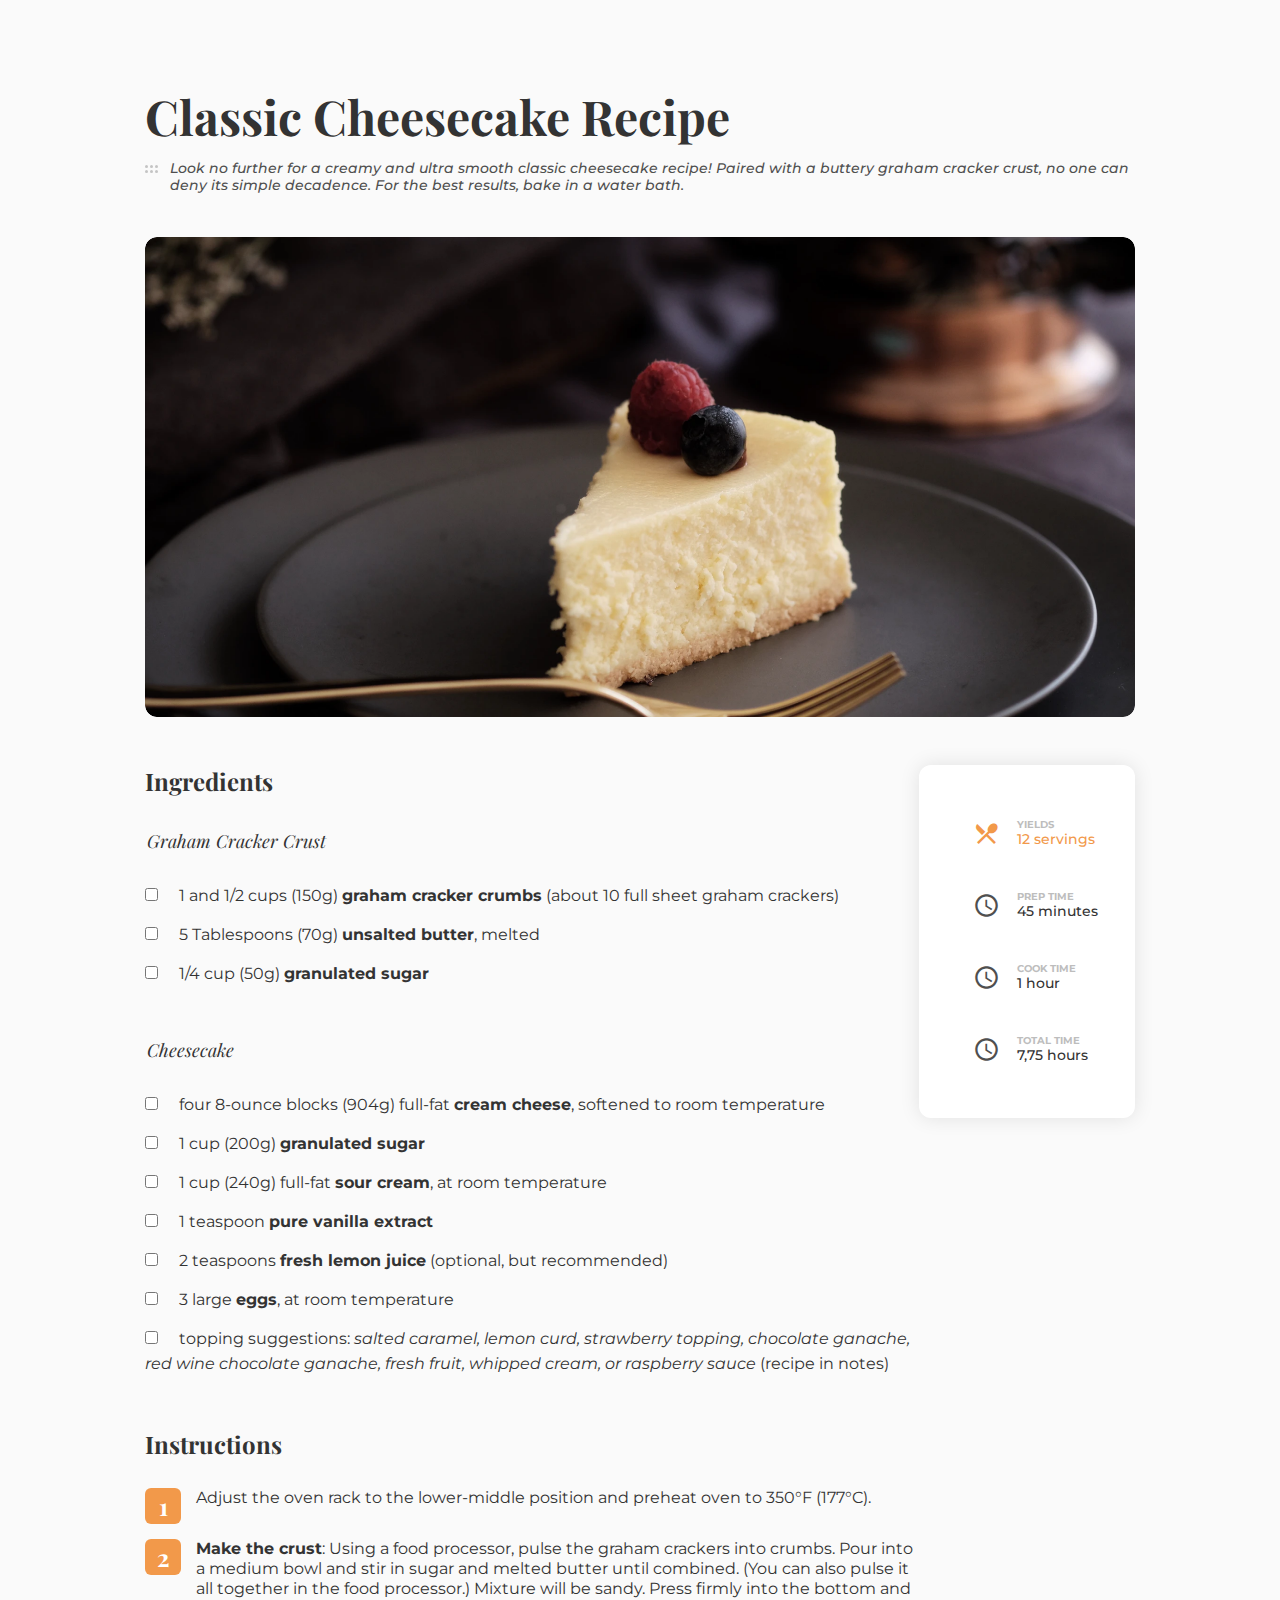
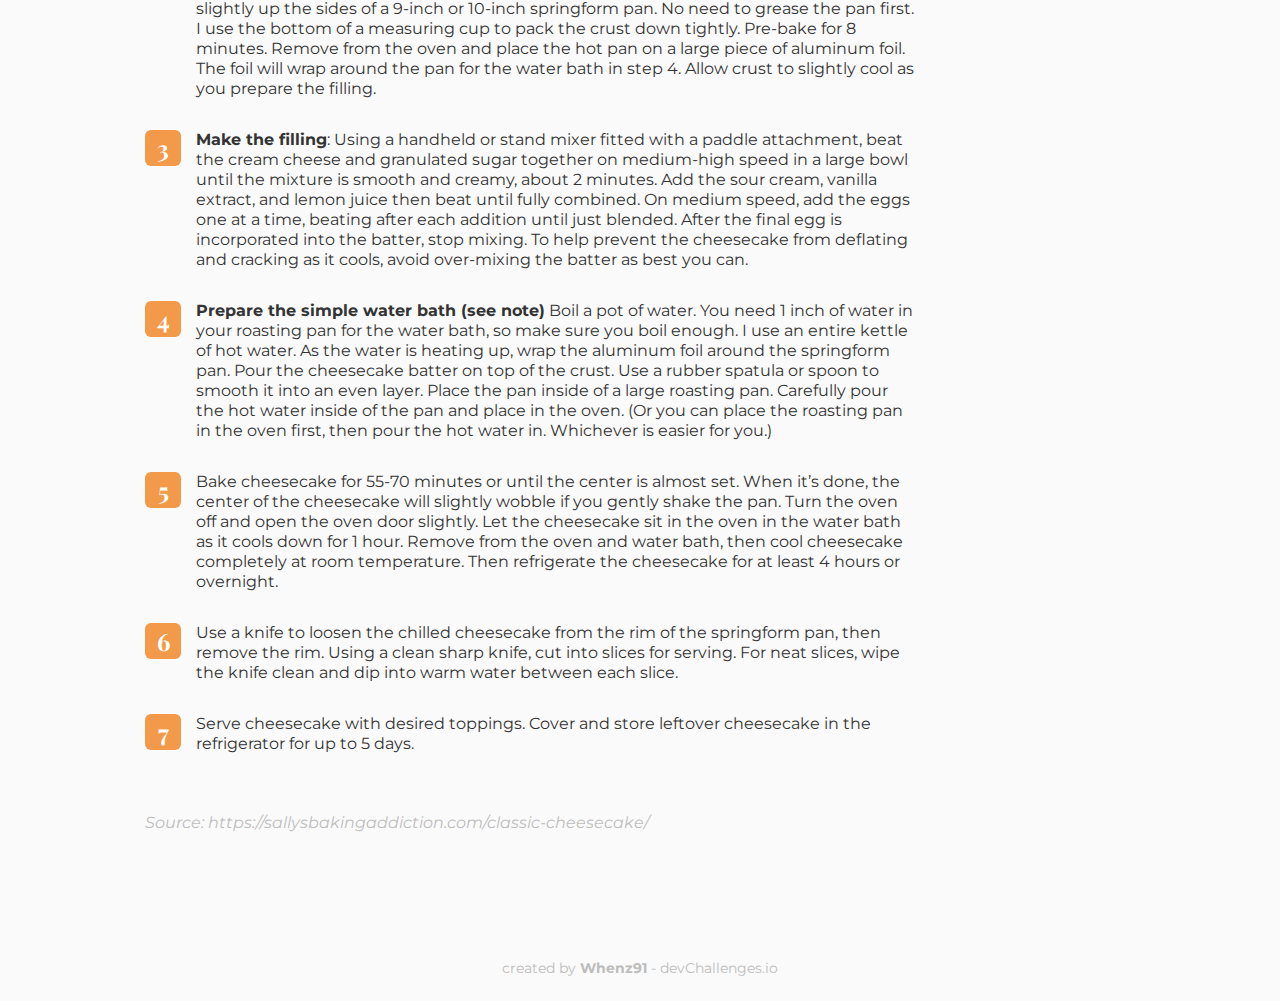
<file: recipe-blog/index.html>
<!DOCTYPE html>
<html lang="en">
  <head>
    <meta charset="utf-8" />
    <meta name="viewport" content="width=device-width, initial-scale=1, maximum-scale=5" />

    <link rel="icon" href="../devchallenges.png" />

    <link rel="shortcut icon" type="image/x-icon" href="https://devchallenges.io/" />

    <link rel="preconnect" href="https://fonts.googleapis.com">
    <link rel="preconnect" href="https://fonts.gstatic.com" crossorigin>
    <link href="https://fonts.googleapis.com/css2?family=Montserrat:ital,wght@0,400;0,700;1,500&family=Playfair+Display:ital,wght@0,700;1,400&display=swap" rel="stylesheet">
    <link href="https://fonts.googleapis.com/icon?family=Material+Icons+Outlined" rel="stylesheet">

    <link rel="stylesheet" href="css/style.css">

    <title>Recipe Blog challenge</title>
  </head>
  <body>

    <article class="recipe">
        <header class="recipe__header">
            <h1 class="recipe__header__title">Classic Cheesecake Recipe</h1>
            <p class="recipe__header__description">Look no further for a creamy and ultra smooth classic cheesecake recipe! Paired with a buttery graham cracker crust, no one can deny its simple decadence. For the best results, bake in a water bath.</p>
        </header>

        <img src="images/photo1.png" alt="Classic Cheesecake Recipe" class="recipe__image">

        <main class="recipe__main">
            <dl class="recipe__main__prep-list">
                <div class="recipe__main__prep-list__item recipe__main__prep-list__item--orange">
                    <span class="material-icons-outlined">restaurant_menu</span>
                    <dt>Yields</dt>
                    <dd> 12 servings</dd>
                </div>
                <div class="recipe__main__prep-list__item">
                    <span class="material-icons-outlined">schedule</span>
                    <dt>Prep TIme</dt>
                    <dd>45 minutes</dd>
                </div>
                <div class="recipe__main__prep-list__item">
                    <span class="material-icons-outlined">schedule</span>
                    <dt>Cook Time</dt>
                    <dd>1 hour</dd>
                </div>
                <div class="recipe__main__prep-list__item">
                    <span class="material-icons-outlined">schedule</span>
                    <dt>Total Time</dt>
                    <dd>7,75 hours</dd>
                </div>
            </dl>

            <section class="recipe__main__content">
                <h3 class="recipe__main__content__subtitle">Ingredients</h3>

                <fieldset class="recipe__main__content__fieldset">
                    <legend class="recipe__main__content__legend">Graham Cracker Crust</legend>

                    <ul class="recipe__main__content__igredient-list">

                        <li class="recipe__main__content__igredient-list-item">
                            <input type="checkbox" name="" id="ingredient1">
                            <label for="ingredient1">1 and 1/2 cups (150g) <b>graham cracker crumbs</b> (about 10 full sheet graham crackers)</label>
                        </li>

                        <li class="recipe__main__content__igredient-list-item">
                            <input type="checkbox" name="" id="ingredient2">
                            <label for="ingredient2">5 Tablespoons (70g) <b>unsalted butter</b>, melted</label>
                        </li>

                        <li class="recipe__main__content__igredient-list-item">
                            <input type="checkbox" name="" id="ingredient3">
                            <label for="ingredient3">1/4 cup (50g) <b>granulated sugar</b></label>
                        </li>

                    </ul>
                </fieldset>

                <fieldset class="recipe__main__content__fieldset">
                    <legend class="recipe__main__content__legend">Cheesecake</legend>

                    <ul class="recipe__main__content__igredient-list">

                        <li class="recipe__main__content__igredient-list-item">
                            <input type="checkbox" name="" id="ingredient4">
                            <label for="ingredient4">four 8-ounce blocks (904g) full-fat <b>cream cheese</b>, softened to room temperature</label>
                        </li>

                        <li class="recipe__main__content__igredient-list-item">
                            <input type="checkbox" name="" id="ingredient5">
                            <label for="ingredient5">1 cup (200g) <b>granulated sugar</b></label>
                        </li>

                        <li class="recipe__main__content__igredient-list-item">
                            <input type="checkbox" name="" id="ingredient6">
                            <label for="ingredient6">1 cup (240g) full-fat <b>sour cream</b>, at room temperature</label>
                        </li>

                        <li class="recipe__main__content__igredient-list-item">
                            <input type="checkbox" name="" id="ingredient7">
                            <label for="ingredient7">1 teaspoon <b>pure vanilla extract</b></label>
                        </li>

                        <li class="recipe__main__content__igredient-list-item">
                            <input type="checkbox" name="" id="ingredient8">
                            <label for="ingredient8">2 teaspoons <b>fresh lemon juice</b> (optional, but recommended)</label>
                        </li>

                        <li class="recipe__main__content__igredient-list-item">
                            <input type="checkbox" name="" id="ingredient9">
                            <label for="ingredient9">3 large <b>eggs</b>, at room temperature</label>
                        </li>

                        <li class="recipe__main__content__igredient-list-item">
                            <input type="checkbox" name="" id="ingredient10">
                            <label for="ingredient10">topping suggestions: <i>salted caramel, lemon curd, strawberry topping, chocolate ganache, red wine chocolate ganache, fresh fruit, whipped cream, or raspberry sauce</i> (recipe in notes)</label>
                        </li>

                    </ul>
                </fieldset>


                <h2 class="recipe__main__content__title">Instructions</h2>

                <ol class="recipe__main__content__prep-list">

                    <li class="recipe__main__content__prep-list__item">Adjust the oven rack to the lower-middle position and preheat oven to 350°F (177°C).</li>

                    <li class="recipe__main__content__prep-list__item"><b>Make the crust</b>: Using a food processor, pulse the graham crackers into crumbs. Pour into a medium bowl and stir in sugar and melted butter until combined. (You can also pulse it all together in the food processor.) Mixture will be sandy. Press firmly into the bottom and slightly up the sides of a 9-inch or 10-inch springform pan. No need to grease the pan first. I use the bottom of a measuring cup to pack the crust down tightly. Pre-bake for 8 minutes. Remove from the oven and place the hot pan on a large piece of aluminum foil. The foil will wrap around the pan for the water bath in step 4. Allow crust to slightly cool as you prepare the filling.</li>

                    <li class="recipe__main__content__prep-list__item"><b>Make the filling</b>: Using a handheld or stand mixer fitted with a paddle attachment, beat the cream cheese and granulated sugar together on medium-high speed in a large bowl until the mixture is smooth and creamy, about 2 minutes. Add the sour cream, vanilla extract, and lemon juice then beat until fully combined. On medium speed, add the eggs one at a time, beating after each addition until just blended. After the final egg is incorporated into the batter, stop mixing. To help prevent the cheesecake from deflating and cracking as it cools, avoid over-mixing the batter as best you can.</li>

                    <li class="recipe__main__content__prep-list__item"><b>Prepare the simple water bath (see note)</b> Boil a pot of water. You need 1 inch of water in your roasting pan for the water bath, so make sure you boil enough. I use an entire kettle of hot water. As the water is heating up, wrap the aluminum foil around the springform pan. Pour the cheesecake batter on top of the crust. Use a rubber spatula or spoon to smooth it into an even layer. Place the pan inside of a large roasting pan. Carefully pour the hot water inside of the pan and place in the oven. (Or you can place the roasting pan in the oven first, then pour the hot water in. Whichever is easier for you.)</li>

                    <li class="recipe__main__content__prep-list__item">Bake cheesecake for 55-70 minutes or until the center is almost set. When it’s done, the center of the cheesecake will slightly wobble if you gently shake the pan. Turn the oven off and open the oven door slightly. Let the cheesecake sit in the oven in the water bath as it cools down for 1 hour. Remove from the oven and water bath, then cool cheesecake completely at room temperature. Then refrigerate the cheesecake for at least 4 hours or overnight.</li>

                    <li class="recipe__main__content__prep-list__item">Use a knife to loosen the chilled cheesecake from the rim of the springform pan, then remove the rim. Using a clean sharp knife, cut into slices for serving. For neat slices, wipe the knife clean and dip into warm water between each slice.</li>

                    <li class="recipe__main__content__prep-list__item">Serve cheesecake with desired toppings. Cover and store leftover cheesecake in the refrigerator for up to 5 days.</li>
                </ol>

                <p class="recipe__main__content__recipe-source">Source: https://sallysbakingaddiction.com/classic-cheesecake/</p>
            </section>
        </main>
    </article>

    <footer class="main-footer">
      <p class="main-footer__text">created by <b>Whenz91</b> - devChallenges.io</p>
    </footer>

  </body>
</html>
</file>
<file: style.css>
/*
* Prefixed by https://autoprefixer.github.io
* PostCSS: v8.4.12,
* Autoprefixer: v10.4.4
* Browsers: last 4 version
*/

@import url('https://fonts.googleapis.com/css2?family=Montserrat:wght@400;700&display=swap');
* {
    -webkit-box-sizing: border-box;
            box-sizing: border-box;
}
body {
    margin: 0;
    padding: 0;
    min-height: 100vh;
    font-family: 'Montserrat', sans-serif;
    font-size: 16px;
    display: -webkit-box;
    display: -ms-flexbox;
    display: flex;
    -webkit-box-orient: vertical;
    -webkit-box-direction: normal;
        -ms-flex-direction: column;
            flex-direction: column;
    position: relative;
}
a {
    text-decoration: none;
    color: #333;
}


.main-nav {
    display: -webkit-box;
    display: -ms-flexbox;
    display: flex;
    -webkit-box-pack: justify;
        -ms-flex-pack: justify;
            justify-content: space-between;
    -webkit-box-align: center;
        -ms-flex-align: center;
            align-items: center;
    padding: 16px 32px;
}
.mobile-nav-button {
    background-color: transparent;
    border: none;
    -webkit-transition: -webkit-transform .4s ease-in-out;
    transition: -webkit-transform .4s ease-in-out;
    -o-transition: transform .4s ease-in-out;
    transition: transform .4s ease-in-out;
    transition: transform .4s ease-in-out, -webkit-transform .4s ease-in-out;
    cursor: pointer;
}
.mobile-nav-button__line {
    display: block;
    width: 28px;
    height: 2px;
    background-color: #333;
    -webkit-transition: all .4s ease-in-out;
    -o-transition: all .4s ease-in-out;
    transition: all .4s ease-in-out;
    pointer-events: none;
}
.mobile-nav-button__line:not(:last-child) {
    margin-bottom: 7px;
}
.mobile-nav-button.active {
    -webkit-transition-delay: .8s;
         -o-transition-delay: .8s;
            transition-delay: .8s;
    -webkit-transform: rotate(45deg);
        -ms-transform: rotate(45deg);
            transform: rotate(45deg);
}
.mobile-nav-button.active > .mobile-nav-button__line:nth-child(2) {
    width: 0;
}
.mobile-nav-button.active > .mobile-nav-button__line:nth-child(1),
.mobile-nav-button.active > .mobile-nav-button__line:nth-child(3) {
    -webkit-transition-delay: .4s;
         -o-transition-delay: .4s;
            transition-delay: .4s;
}
.mobile-nav-button.active > .mobile-nav-button__line:nth-child(1) {
    -webkit-transform: translateY(9px);
        -ms-transform: translateY(9px);
            transform: translateY(9px);
}
.mobile-nav-button.active > .mobile-nav-button__line:nth-child(3) {
    -webkit-transform: translateY(-9px) rotate(90deg);
        -ms-transform: translateY(-9px) rotate(90deg);
            transform: translateY(-9px) rotate(90deg);
}

.link-wrapper {
    display: -webkit-box;
    display: -ms-flexbox;
    display: flex;
    -webkit-box-orient: vertical;
    -webkit-box-direction: normal;
        -ms-flex-direction: column;
            flex-direction: column;
    position: absolute;
    top: 0;
    left: 0;
    background-color: #ffff;
    padding: 50px 20px 15px;
    width: 50%;
    height: 100%;
    -webkit-transform: translateX(-10000px);
        -ms-transform: translateX(-10000px);
            transform: translateX(-10000px);
    -webkit-transition: -webkit-transform .4s ease-in-out;
    transition: -webkit-transform .4s ease-in-out;
    -o-transition: transform .4s ease-in-out;
    transition: transform .4s ease-in-out;
    transition: transform .4s ease-in-out, -webkit-transform .4s ease-in-out;
}
.link-wrapper.active {
    -webkit-transform: translateX(0);
        -ms-transform: translateX(0);
            transform: translateX(0);
}
.link-wrapper__item {
    margin-bottom: 16px;
}

main {
    width: 80%;
    margin: 0 auto;
    -webkit-box-flex: 2;
        -ms-flex-positive: 2;
            flex-grow: 2;
}
.sub-title {
    font-size: 1.8rem;
    margin-bottom: 124px;
}

footer {
    background-color: #333;
    color: #ffff;
    padding: 8px 16px;
    display: -webkit-box;
    display: -ms-flexbox;
    display: flex;
    -webkit-box-pack: justify;
        -ms-flex-pack: justify;
            justify-content: space-between;
}
footer a {
    color: #ffff;
    margin-right: 16px;
}

@media  screen and (min-width: 1024px) {
    .mobile-nav-button {
        display: none;
    }
    .link-wrapper {
        -webkit-box-orient: horizontal;
        -webkit-box-direction: normal;
            -ms-flex-direction: row;
                flex-direction: row;
        position: relative;
        padding: 0;
        width: -webkit-max-content;
        width: -moz-max-content;
        width: max-content;
        -webkit-transform: translateX(0);
            -ms-transform: translateX(0);
                transform: translateX(0);
    }
    .link-wrapper__item {
        margin-bottom: 0;
        margin-right: 16px;
    }
}
</file>
<file: checkout/css/style.css>
:root {
    --ff-montserrat: 'Montserrat', sans-serif;

    --dark-gray: #4E5150;
    --orange: #F2994A;
    --gray-1: #333333;
    --gray-2: #4F4F4F;
    --gray-3: #828282;
    --gray-4: #BDBDBD;
    --gray-5: #E0E0E0;
    --gray-6: #F2F2F2;
    --white: #FFFFFF;
}
*,
*::before,
*::after {
    box-sizing: border-box;
}

body {
    margin: 0;
    padding: 0;
    font-family: var(--ff-montserrat);
}

.header {
    margin: 32px 0 20px;
    padding: 0 18px;
}
.header__title {
    font-weight: 600;
    font-size: 24px;
    line-height: 29px;
    color: var(--dark-gray);
}

main {
    padding: 0 12px;
    display: flex;
    flex-direction: column;
    margin-bottom: 95px;
}
.cart {
    background-color: var(--gray-6);
    padding: 30px 26px;
    border-radius: 12px;
    margin-bottom: 39px;
}
.cart__list {
    list-style: none;
    margin: 0;
    padding: 0;
}
.cart__list__item {
    display: flex;
    column-gap: 18px;
    margin-bottom: 28px;
}
.cart__list__item:last-child {
    margin-bottom: 87px;
}
.list-item__image {
    width: 122px;
    height: 122px;
    object-fit: contain;
    border-radius: 13px;
}
.list-item__body {
    display: flex;
    flex-direction: column;
    font-weight: 600;
}
.list-item__body__title {
    font-size: 12px;
    line-height: 15px;
    color: var(--dark-gray);
    margin: 0;
}
.list-item__body__price {
    flex-grow: 2;
    font-size: 14px;
    line-height: 17px;
    margin-top: 6px;
}
.list-item__body__price--new {
    color: var(--orange);
}
.list-item__body__price--old {
    font-size: 10px;
    line-height: 12px;
    text-decoration-line: line-through;
    color: var(--dark-gray);
}
.list-item__body__input-box {
    border: 1px solid var(--gray-3);
    padding: 16px 10px;
    border-radius: 4px;
    display: flex;
    max-width: 122px;
}
.list-item__body__input-box__button {
    display: flex;
    justify-content: center;
    align-items: center;
    width: 19px;
    height: 19px;
    background-color: var(--gray-5);
    padding: 9px 3px;
    border: none;
    border-radius: 4px;
    cursor: pointer;
}
.list-item__body__input-box__input {
    display: block;
    width: 100%;
    border: none;
    background-color: transparent;
    text-align: center;
    font-size: 16px;
    line-height: 20px;
    color: var(--gray-1);
}
.cart-summary-table {
    border-collapse: collapse;
    width: 100%;
    font-size: 14px;
    line-height: 17px;
    color: var(--gray-1);
}
.cart-summary-table td {
    border-top: 1px solid var(--gray-4);
    padding: 9px 0;
}
.cart-summary-table tr td:last-child {
    text-align: right;
}

.order-form {
    width: 100%;
    font-weight: 600;
}
.order-form__fieldset {
    border: none;
    padding: 0;
}
.order-form__fieldset:first-child {
    margin-bottom: 45px;
}
.order-form__legend {
    font-size: 14px;
    line-height: 17px;
    margin-bottom: 11px;
    color: var(--gray-1);
}
.order-form__group {
    margin-bottom: 16px;
}
.order-form__group label {
    font-size: 10px;
    line-height: 12px;
    color: var(--gray-2);
}
.input-with-icon {
    display: flex;
    column-gap: 12px;
    align-items: center;
    margin-top: 5px;
    border: 1px solid var(--gray-3);
    border-radius: 12px;
    padding: 13px 11px;
}
.input-with-icon .material-icons {
    color: var(--gray-3);
    font-size: 15px;
}
.input-with-icon input, 
.input-with-icon select {
    border: none;
    width: 100%;
    font-size: 12px;
    line-height: 15px;
    color: var(--gray-3);
}
.validation {
    display: none;
}

input:valid ~ .validation.valid,
select:valid ~ .validation.valid {
    display: block;
    color: seagreen;
}
input:invalid ~ .validation.invalid,
select:invalid ~ .validation.invalid {
    display: block;
    color: tomato;
}


.grid {
    display: grid;
    grid-template-columns: repeat(2, 1fr);
    column-gap: 23px;
}
.grid-item--full-width {
    grid-column: 1 / 3;
}
.checkbox-group {
    display: flex;
    align-items: center;
}
.checkbox-group input {
    width: 16px;
    height: 16px;
    border-radius: 4px;
    margin-right: 7px;
}
.order-form__submit-btn {
    background-color: var(--orange);
    color: var(--white);
    border: 1px solid var(--orange);
    font-size: 16px;
    line-height: 20px;
    padding: 17px 45px;
    border-radius: 12px;
    display: block;
    width: max-content;
    margin: 20px 0 0 auto;
    cursor: pointer;
}

.main-footer__text{
    text-align: center;
    font-family: var(--ff-montserrat);
    color: var(--gray-4);
    margin-bottom: 24px;
    font-size: 14px;
    line-height: 17px;
}


@media screen and (min-width: 768px) {
    main {
        flex-direction: row-reverse;
        column-gap: 112px;
        margin-bottom: 159px;
    }
    .order-form {
        max-width: 465px;
        margin-right: auto;
    }
}

@media screen and (min-width: 1024px) {
    .header {
        width: 80%;
        margin: 64px auto 50px;
        padding: 0;
    }
    .header__title {
        font-size: 36px;
        line-height: 44px;
    }
    main {
        width: 80%;
        margin: 0 auto 159px;
        padding: 0;
    }

    .cart {
        min-width: 383px;
        padding: 33px 29px;
        margin-bottom: 0;
    }
    .cart__list__item {
        column-gap: 20px;
        margin-bottom: 31px;
    }
    .cart__list__item:last-child {
        margin-bottom: 95px;
    }
    .list-item__image {
        width: 134px;
        height: 134px;
    }
    .list-item__body__title {
        font-size: 16px;
        line-height: 20px;
    }
    .list-item__body__price {
        font-size: 16px;
        line-height: 20px;
    }
    .list-item__body__price--old {
        font-size: 12px;
        line-height: 15px;
    }
    .list-item__body__input-box {
        padding: 15px 13px;
        max-width: 134px;
    }
    .list-item__body__input-box__button {
        width: 21px;
        height: 21px;
        padding: 10px 4px;
    }
    .cart-summary-table {
        font-size: 18px;
        line-height: 22px;
    }


   
    .order-form__fieldset:first-child {
        margin-bottom: 58px;
    }
    .order-form__legend {
        font-size: 18px;
        line-height: 22px;
        margin-bottom: 14px;
    }
    .order-form__group label {
        font-size: 12px;
        line-height: 15px;
    }
    .input-with-icon {
        column-gap: 18px;
        padding: 14px 20px;
    }
    .input-with-icon .material-icons {
        font-size: 20px;
    }
    .input-with-icon input,
    .input-with-icon select {
        font-size: 16px;
        line-height: 20px;
    }
    .checkbox-group {
        margin-top: 20px;
    }
    .checkbox-group input {
        width: 21px;
        height: 21px;
    }
}
</file>
<file: edie/css/style.css>
:root {
    --ff-poppins: 'Poppins', sans-serif;
    --ff-heebo: 'Heebo', sans-serif;
    --ff-montserrat: 'Montserrat', sans-serif;

    --gray-1: #333333;
    --gray-2: #4F4F4F;
    --gray-3: #828282;
    --gray-4: #BDBDBD;
    --gray-5: #E0E0E0;
    --gray-6: #F2F2F2;
    --white: #FFFFFF;

    --blue-1: #2D9CDB;
    --green-1: #27AE60;
    --red-1: #EB5757;
}

*,
*::before,
*::after {
    box-sizing: border-box;
    margin: 0;
}

html {
    scroll-behavior: smooth;
}

body {
    padding: 0;
    font-family: 'Poppins';
    overflow-x: hidden;
    color: var(--gray-1);
    font-weight: 500;
}

.main-nav {
    display: flex;
    justify-content: space-between;
    align-items: center;
    max-height: 30px;
    margin-top: 13px;
    padding: 0 17px;
    position: relative;
}
.main-nav__logo {
    text-decoration: none;
    font-family: var(--ff-heebo);
    color: var(--gray-1);
    font-weight: 800;
    font-size: 24px;
    line-height: 35px;
}
.main-nav__mobile-menu-btn {
    border: none;
    background-color: transparent;
    cursor: pointer;
}
.main-nav__mobile-menu-btn > .material-icons {
    font-size: 18px;
}
.main-nav__list {
    list-style: none;
    padding: 16px;
    background-color: var(--white);
    position: absolute;
    top: 30px;
    right: 0;
    transform: translateX(1000px);
    transition: transform .2s ease-in-out;
}
.main-nav__list.active {
    transform: translateX(0);
    height: 100vh;
}
.main-nav__list__item {
    margin-bottom: 10px;
}
.main-nav__list__item__link {
    text-decoration: none;
    font-size: 24px;
    line-height: 36px;
    color: var(--gray-1);
}

.hero {
    margin-top: 48px;
    padding: 0 10px;
}
.hero__subtitle {
    font-size: 12px;
    line-height: 18px;
    color: var(--blue-1);
    margin-left: 40px;
}
.hero__title {
    font-size: 24px;
    line-height: 36px;
    margin-left: 40px;
    margin-bottom: 15px;
}
.hero__image {
    width: 100%;
    height: auto;
    object-fit: contain;
    border-radius: 18px;
}

.contact-section {
    margin: 22px 40px 102px;
}
.section-title {
    font-size: 24px;
    line-height: 36px;
}
.contact-section p {
    margin-top: 33px;
    font-weight: 400;
    font-size: 12px;
    line-height: 18px;
    color: var(--gray-2);
}
.contact-form {
    margin-top: 31px;
}
.contact-form__title {
    font-size: 10px;
    line-height: 15px;
    color: var(--gray-3);
}
.contact-form__gorup {
    background-color: var(--gray-6);
    padding: 4px;
    display: flex;
    justify-content: space-between;
    column-gap: 50px;
    border-radius: 12px;
}
.contact-form__gorup__input {
    border: none;
    font-family: var(--ff-poppins);
    color: var(--gray-4);
    font-size: 14px;
    line-height: 21px;
    margin-left: 19px;
    width: 100%;
    background-color: transparent;
}
.contact-form__gorup__submit-btn {
    width: 71px;
    border-radius: 12px;
    background-color: var(--blue-1);
    font-size: 14px;
    line-height: 21px;
    color: var(--gray-6);
    border: none;
    cursor: pointer;
    padding: 11px 21px;
}

.services-section {
    margin-bottom: 146px;
}
.services-section > .section-title {
    margin: 0 49px 92px;
}
.services-card-deck {
    display: flex;
    flex-direction: column;
    justify-content: space-between;
    align-items: center;
}
.service-card {
    width: 341px;
    padding: 49px 34px;
    border-radius: 24px;
}
.service-card:hover {
    box-shadow: 0px 10px 30px rgba(51, 51, 51, 0.1);
}
.service-card:hover .service-card__btn {
    background-color: var(--blue-1);
    color: var(--white);
}
.service-card__icon {
    color: var(--white);
    font-size: 27px;
    padding: 19px;
    border-radius: 16px;
    margin-bottom: 35px;
}
.service-card__icon--blue {
    background-color: var(--blue-1);
}
.service-card__icon--green {
    background-color: var(--green-1);
}
.service-card__icon--red {
    background-color: var(--red-1);
}
.service-card__title {
    font-weight: 700;
    font-size: 24px;
    line-height: 36px;
    margin-bottom: 24px;
}
.service-card__text {
    font-weight: 400;
    font-size: 16px;
    line-height: 24px;
    color: var(--gray-2);
    margin-bottom: 30px;
}
.service-card__btn {
    text-decoration: none;
    background-color: var(--gray-5);
    padding: 9px 13px;
    border-radius: 12px;
    font-size: 16px;
    line-height: 24px;
    color: var(--gray-3);
}

.works-section {
    margin-bottom: 100px;
}
.works-section > .section-title {
    margin: 0 45px 48px;
}
.works-card-deck {
    display: flex;
    flex-direction: column;
    justify-content: center;
    gap: 36px;
    padding: 0 10px;
}
.work-card {
    width: 100%;
}
.work-card__image {
    width: 100%;
    height: auto;
    aspect-ratio: 1;
    object-fit: contain;
    border-radius: 24px;
}
.work-card__subtitle {
    font-weight: 300;
    font-size: 12px;
    line-height: 18px;
    color: var(--gray-3);
}
.work-card__title {
    font-size: 18px;
    line-height: 27px;
}
.more-work-link {
    text-decoration: none;
    display: flex;
    width: max-content;
    align-items: center;
    color: var(--blue-1);
    font-size: 18px;
    line-height: 27px;
    column-gap: 12px;
}


.clients-section {
    margin-bottom: 100px;
    padding: 0 10px;
}
.client-section__subtitle {
    font-size: 18px;
    line-height: 27px;
    color: var(--red-1);
    margin-bottom: 7px;
}
.client-section__title {
    font-size: 36px;
    line-height: 54px;
    margin-bottom: 14px;
}
.client-section__text {
    font-weight: 400;
    font-size: 16px;
    line-height: 24px;
    color: var(--gray-2);
    margin-bottom: 36px;
    width: 70%;
}
.team-image-group {
    display: grid;
    grid-template-columns: repeat(2, 1fr);
    gap: 9px;
    margin-bottom: 100px;
}
.team-image-group img {
    object-fit: contain;
    border-radius: 24px;
}
.team-image-group img:nth-child(1) {
    grid-column: 1 / 2;
    grid-row: 1 / 3;
    width: 178px;
    height: 178px;
    align-self: center;
    justify-self: end;
}
.team-image-group img:nth-child(2) {
    grid-column: 2 / 3;
    grid-row: 1 / 2;
    width: 144px;
    height: 144px;
}
.team-image-group img:nth-child(3) {
    grid-column: 2 / 3;
    grid-row: 2 / 3;
    width: 162px;
    height: 162px;
}
.review {
    margin-bottom: 100px;
}
.review__text {
    font-size: 24px;
    line-height: 36px;
    margin-bottom: 27px;
}
.review__writer {
    display: grid;
    grid-template-columns: 30% 70%;
    gap: 12px 30px;
}
.review__writer__image {
    grid-column: 1 / 2;
    grid-row: 1 / 3;
    width: 82px;
    height: 82px;
    object-fit: contain;
    border-radius: 12px;
}
.review__writer__name {
    grid-column: 2 / 3;
    grid-row: 1 / 2;
    font-size: 24px;
    line-height: 36px;
}
.review__writer__company {
    grid-column: 2 / 3;
    grid-row: 2 / 3;
    font-size: 18px;
    line-height: 27px;
    color: var(--gray-3);
}

.main-footer {
    padding: 36px 41px 24px;
    background-color: #100E1D;
    color: var(--white);
}
.main-footer ul {
    list-style: none;
    padding: 0;
}
.main-footer a {
    color: var(--white);
    text-decoration: none;
}
.main-footer__content li a {
    font-weight: 400;
    font-size: 18px;
    line-height: 36px;
}
.main-footer__content__social {
    margin-top: 64px;
    margin-bottom: 65px;
    display: flex;
    flex-wrap: wrap;
}
.main-footer__content__social p {
    width: 100%;
    font-family: var(--ff-heebo);
    font-weight: 800;
    font-size: 36px;
    line-height: 53px;
    margin-bottom: 8px;
}
.main-footer__content__social li {
    margin-right: 11px;
}
.main-footer__content__form {
    margin-bottom: 154px;
}

.main-footer__text{
    text-align: center;
    font-family: var(--ff-montserrat);
    color: var(--gray-4);
    margin-bottom: 24px;
    font-size: 14px;
    line-height: 17px;
}


@media screen and (min-width: 1024px) {
    .main-nav {
        margin-top: 42px;
        padding: 0 52px;
    }
    .main-nav__logo {
        font-size: 36px;
        line-height: 53px;
    }
    .main-nav__mobile-menu-btn {
       display: none;
    }
    .main-nav__list {
        display: flex;
        list-style: none;
        padding: 16px;
        background-color: var(--white);
        position: initial;
        top: 0;
        left: 0;
        transform: translateX(0);
        transition: transform .2s ease-in-out;
    }
    .main-nav__list__item {
        margin-bottom: 0;
    }
    .main-nav__list__item:not(:last-child) {
        margin-right: 32px;
    }
    
    .hero {
        margin-top: 104px;
        padding: 0 52px;
    }
    .hero__subtitle,
    .hero__title {
        width: 80%;
        margin-right: auto;
        margin-left: auto;
    }
    .hero__subtitle {
        font-size: 18px;
        line-height: 27px;
        margin-bottom: 16px;
    }
    .hero__title {
        font-size: 48px;
        line-height: 72px;
        margin-bottom: 42px;
    }
    
    main {
        width: 90%;
        margin: 0 auto;
    }

    .contact-section {
        margin: 42px 80px 200px;
    }
    .section-title {
        font-size: 48px;
        line-height: 72px;
    }
    .contact-section p {
        margin-top: 42px;
        font-weight: 400;
        font-size: 18px;
        line-height: 27px;
        width: 50%;
    }
    .contact-form {
        margin-top: 42px;
        width: 50%;
    }
    .contact-form__title {
        font-size: 14px;
        line-height: 21px;
    }
    .contact-form__gorup__input {
        font-size: 18px;
        line-height: 27px;
    }
    .contact-form__gorup__submit-btn {
        width: 94px;
        font-size: 18px;
        line-height: 27px;
    }

    .services-section {
        margin-bottom: 194px;
    }
    .services-section > .section-title {
        margin: 0 0 42px;
    }
    .services-card-deck {
        flex-direction: row;
    }
    
    .works-section {
        margin-bottom: 241px;
    }
    .works-section > .section-title {
        margin: 0 0 12px;
    }
    .works-card-deck {
        flex-direction: row;
        flex-wrap: wrap;
        gap: 20px;
        padding: 0;
    }
    .work-card {
        width: 545px;
    }
    .work-card:nth-child(odd) {
        margin-top: 105px;
    }
    .work-card__subtitle {
        font-size: 14px;
        line-height: 21px;
    }
    .work-card__title {
        font-size: 24px;
        line-height: 36px;;
    }
    .more-work-link {
        width: 100%;
        justify-content: flex-end;
        font-size: 24px;
        line-height: 36px;
    }

    .clients-section {
        margin-bottom: 200px;
        padding: 0;
        display: flex;
        flex-wrap: wrap;
        align-items: center;
    }
   .wrapper {
       width: 30%;
   }
    .team-image-group {
        width: 69%;
        margin-bottom: 196px;
    }
    .team-image-group img:nth-child(1) {
        width: 320px;
        height: 320px;
    }
    .team-image-group img:nth-child(2) {
        width: 260px;
        height: 260px;
    }
    .team-image-group img:nth-child(3) {
        width: 291px;
        height: 291px;
    }
    .review {
        width: 100%;
        margin-bottom: 200px;
    }
    .review__text {
        width: 80%;
        font-size: 36px;
        line-height: 54px;
        margin-bottom: 45px;
    }
    .review__writer {
        grid-template-columns: 7% 93%;
    }

    .main-footer {
        padding: 46px 168px 24px;
    }
    .main-footer ul {
        list-style: none;
        padding: 0;
    }
    .main-footer a {
        color: var(--white);
        text-decoration: none;
    }
    .main-footer__content {
        display: flex;
        justify-content: space-between;
        margin-bottom: 118px;
    }
    .main-footer__content__social {
        margin-top: 0;
        margin-bottom: 0;
        display: flex;
        flex-wrap: wrap;
        align-content: flex-start;
    }
    .main-footer__content__form {
        width: 350px;
        margin-bottom: 0;
        margin-top: 0;
    }
    
}
</file>
<file: interior-consultant/css/style.css>
:root {
    --ff-crimson: 'Crimson Pro', serif;
    --ff-montserrat: 'Montserrat', sans-serif;
    --ff-lora: 'Lora', serif;

    --color-black: #181719;
    --color-white: #FFFFFF;
    --color-gray: #A9A9A9;

    --fs-xs: 12px
    --fs-s: 14px;
    --fs-m: 18px;
    --fs-l: 24px;
    --fs-xl: 48px;
}

*,
*::before,
*::after {
    box-sizing: border-box;
}

body {
    margin: 0;
    padding: 0;
    background-color: var(--color-black);
    color: var(--color-white);
    font-size: var(--fs-l);
    position: relative;
}
a {
    text-decoration: none;
    color: var(--color-white);
}
.material-icons {
    color: var(--color-white);
}

.main-nav {
    display: flex;
    justify-content: space-between;
    align-items: center;
    padding: 19px 12px;
}
.main-nav__logo {
    font-family: var(--ff-crimson);
    font-weight: 200;
    font-size: var(--fs-s);
    line-height: 16px;
    text-transform: uppercase;
    border: 1px solid var(--color-white);
    width: max-content;
    height: max-content;
    padding: 8px;
}
.main-nav__button {
    background-color: transparent;
    width: max-content;
    height: max-content;
    border: none;
}
.main-nav__button > .material-icons {
   font-size: 35px;
}
.main-nav__button--close {
    position: absolute;
    top: 19px;
    right: 21px;
}

.main-nav__link-list {
    display: none;
    flex-direction: column;
    list-style: none;
    margin: 0;
    padding: 0;
}
.main-nav__link-list.active {
    display: flex;
    position: absolute;
    inset: 0;
    background-color: var(--color-black);
    text-align: center;
    align-items: center;
    justify-content: center;
    width: 100%;
    min-height: 100vh;
    z-index: 100;
}
.link-list__item {
    margin-bottom: 32px;
}
.item__link {
    font-family: var(--ff-montserrat);
    font-weight: 500;
    font-size: var(--fs-m);
    line-height: 22px;
}
.item__link::after {
    content: "";
    position: absolute;
    width: 0;
    height: 2px;
    background-color: var(--color-white);
    bottom: -8px;
    left: 0;
}
.item__link.active {
    position: relative;
    font-weight: 700;
}
.item__link.active::after {
   width: 100%;
}

.hero {
    display: flex;
    flex-direction: column;
    padding: 0 12px;
    margin-top: 38px;
    margin-bottom: 61px;
}
.hero__text-content {
    width: 100%;
}
.text-content__title {
    font-family: var(--ff-lora);
    font-weight: 500;
    font-size: 36px;
    line-height: 46px;
    margin-bottom: 25px;
}
.text-content__lead {
    font-family: var(--ff-montserrat);
    font-weight: 400;
    font-size: 14px;
    line-height: 17px;
    width: 250px;
    margin-bottom: 25px;
}
.text-content__link {
    font-family: var(--ff-montserrat);
    font-weight: 700;
    font-size: 14px;
    line-height: 17px;
    margin-bottom: 25px;
    display: flex;
    align-items: center;
}
.text-content__link > span {
    margin-left: 15px;
}
.hero__image-figure {
    width: 100%;
    margin: 0;
    position: relative;
    height: min-content;
}
.hero__image-figure__image {
    width: 100%;
    height: auto;
    display: block;
    object-fit: cover;
}
.image-figcaption {
    width: 80%;
    background-color: var(--color-black);
    padding: 25px 19px;
    transform: translate(18%, -50%);
}
.image-figcaption__author {
    display: flex;
    align-items: center;
    margin-bottom: 18px;
}
.author__image {
    width: 37px;
    height: 37px;
    border-radius: 150px;
    margin-right: 15px;
}
.author__name {
    font-family: var(--ff-montserrat);
    font-weight: 500;
    font-size: 12px;
    line-height: 15px;
    margin: 0 0 6px;
}
.author__position {
    font-family: var(--ff-montserrat);
    color: var(--color-gray);
    font-weight: 500;
    font-size: 10px;
    line-height: 12px;
    margin: 0;
}
.image-figcaption__title {
    font-family: var(--ff-lora);
    font-weight: 700;
    font-size: 18px;
    line-height: 23px;
    width: 60%;
    margin: 0;
}

.main-footer__text{
    text-align: center;
    font-family: var(--ff-montserrat);
    color: var(--color-gray);
    margin-bottom: 24px;
    font-size: 14px;
    line-height: 17px;
}

@media screen and (min-width: 1024px) {
    .main-nav {
        padding: 42px 77px;
    }
    .main-nav__button {
        display: none;
    }
    .main-nav__link-list {
        display: flex;
        flex-direction: row;
        position: relative;
        width: max-content;
        height: max-content;
    }
    .link-list__item {
        margin-bottom: 0;
    }
    .link-list__item:not(:last-of-type) {
        margin-right: 86px;
    }

    .hero {
        flex-direction: row;
        padding: 0 77px;
        margin-top: 169px;
        margin-bottom: 128px;
    }
    .hero__text-content {
        width: 49%;
    }
    .hero__image-figure {
        width: 737px;
    }
    .text-content__title {
        font-size: 48px;
        line-height: 61px;
        margin-bottom: 40px;
    }
    .text-content__lead {
        font-size: 24px;
        line-height: 29px;
        width: 410px;
        margin-bottom: 48px;
    }
    .text-content__link {
        font-size: 18px;
        line-height: 22px;
    }

    .author__image {
        width: 50px;
        height: 50px;
        margin-right: 19px;
    }
    .author__name {
        font-size: 14px;
        line-height: 17px;
    }
    .author__position {
        font-size: 12px;
        line-height: 15px;
    }
    .image-figcaption__title {
        font-size: 24px;
        line-height: 31px;
    }
}
</file>
<file: my-gallery/css/style.css>
@import url('https://fonts.googleapis.com/css2?family=Montserrat:wght@500;600;700&display=swap');

:root {
    
    --ff-montserrat: 'Montserrat', sans-serif;

    --gray-dark: #4E5150;
    --gray-light: #BDBDBD;
    --gary: #A9A9A9;
    --gary-ultra-light: #E5E5E5;
    --white: #FFFFFF;
}

*,
*::before,
*::after {
    box-sizing: border-box;
}

main {
    width: calc(100% - 24px);
    margin: 32px auto 44px;
    font-family: var(--ff-montserrat);
}

.profile {
    text-align: center;
    color: var(--gray-dark);
}
.profile__image {
    display: block;
    margin: 0 auto;
    width: 101px;
    height: 101px;
    object-fit: contain;
    border-radius: 16px;
}
.profile__name {
    margin-top: 11px;
    margin-bottom: 4px;
    font-weight: 600;
    font-size: 14px;
    line-height: 17px;
}
.profile__location {
    margin: 0;
    font-weight: 600;
    font-size: 10px;
    line-height: 12px;
    color: var(--gary);
}
.stat-wrapper {
    display: grid;
    grid-template-columns: repeat(3, minmax(78px, 100px));
    justify-content: center;
    column-gap: 12px;
    margin: 12px 64px 39px;
}
.stat__item {
    background-color: var(--gary-ultra-light);
    border-radius: 12px;
    padding: 10px 0;
    text-align: center;
}
.stat__item__number {
    font-weight: 600;
    font-size: 12px;
    line-height: 15px;
    color: var(--gray-dark);
}
.stat__item__text {
    font-weight: 600;
    font-size: 12px;
    line-height: 15px;
    color: var(--gray-light);
}

.gallery {
    display: grid;
    grid-template-columns: repeat(3, 1fr);
    gap: 12px;
}
.gallery > img {
    width: 100%;
    height: 100%;
    object-fit: cover;
    border-radius: 12px;
}
.big {
    grid-column: span 2;
}
.tall {
    grid-row: span 2;
}


.main-footer__text{
    text-align: center;
    font-family: var(--ff-montserrat);
    color: var(--gray-light);
    margin-bottom: 24px;
    font-size: 14px;
    line-height: 17px;
}


@media screen and (min-width: 1024px) {
    main {
        width: 80%;
        margin: 60px auto 134px;
    }
    .profile__image {
        width: 156px;
        height: 156px;
    }
    .profile__name {
        margin-top: 16px;
        margin-bottom: 8px;
        font-size: 24px;
        line-height: 29px;
    }
    .profile__location {
        font-size: 14px;
        line-height: 17px
    }
    .stat-wrapper {
        column-gap: 24px;
        margin: 24px auto 64px;
    }
    .stat__item {
        padding: 15px 0;
    }
    .gallery {
        gap: 32px;
    }
}
</file>
<file: my-team/css/style.css>
@import url('https://fonts.googleapis.com/css2?family=PT+Serif:wght@400;700&family=Poppins:wght@400;600&display=swap');

:root {
    --ff-primary: 'Poppins', sans-serif;
    --ff-secondary: 'PT Serif', serif;
    --ff-footer: 'Montserrat', sans-serif;

    --black: #000000;
    --gray-light: #BDBDBD;
}

*,
*:before,
*:after {
  box-sizing: border-box;
}

body {
    margin: 0;
    padding: 0;
}

.main-header {
    display: flex;
    column-gap: 215px;
    row-gap: 38px;
    flex-direction: column;
    padding: 71px 19px 0;
    margin-bottom: 38px;
}
.main-header__title {
    width: 100%;
    font-family: var(--ff-secondary);
    font-weight: 700;
    font-size: 36px;
    line-height: 48px;
    letter-spacing: -0.045em;
    margin: 0;
}

.content-wrapper__title {
    font-family: var(--ff-primary);
    font-weight: 600;
    font-size: 18px;
    line-height: 27px;
    text-transform: uppercase;
    margin-bottom: 10px;
}

.content-wrapper__description {
    font-family: var(--ff-primary);
    font-weight: 400;
    font-size: 18px;
    line-height: 27px;
    margin: 0;
}

.crew-row {
    display: grid;
    grid-template-columns: repeat(2, 1fr);
    padding: 0 19px;
    column-gap: 26px;
}
.crew-row__item:nth-child(even) {
    margin-top: 64px;
}

.crew-member {
    width: 156px;
    position: relative;
}
.crew-member__image {
    grid-area: image;
    width: 138px;
    height: auto;
    object-fit: cover;
}
.crew-member__name {
    grid-area: name;
    font-family: var(--ff-primary);
    font-weight: 600;
    margin-top: 10px;
    font-size: 14px;
    line-height: 21px;
}
.crew-member__position {
    grid-area: position;
    font-family: var(--ff-secondary);
    font-weight: 400;
    text-transform: uppercase;
    font-size: 10px;
    line-height: 13px;
    margin: 0;
    transform-origin: 0 0;
    transform: rotate(90deg);
    position: absolute;
    left: 100%;
    top: 0;
    width: max-content;
}


.main-footer__text{
    text-align: center;
    font-family: var(--ff-footer);
    color: var(--gray-light);
    margin-bottom: 24px;
    font-size: 14px;
    line-height: 17px;
}

@media screen and (min-width: 1024px) {
    .main-header {
        flex-direction: row;
        width: 80%;
        margin: 0 auto;
        padding-top: 110px;
        margin-bottom: 96px;
    }
    .main-header__title {
        width: 50%;
    }
    main {
        width: 80%;
        margin: 0 auto;
    }

    .crew-row {
        grid-template-columns: repeat(3, 1fr);
    }
    .crew-row__item:nth-child(even) {
        margin-top: 0;
    }
    .crew-row__item:nth-child(2),
    .crew-row__item:nth-child(5) {
        margin-top: 64px;
    }
    .crew-member {
        width: 264px;
    }
    .crew-member__image {
        width: 238px;
    }
    .crew-member__name {
        margin-top: 15px;
        font-size: 18px;
        line-height: 27px;
    }
    .crew-member__position {
        font-size: 12px;
        line-height: 16px;
    }
}
</file>
<file: not-found/css/style.css>
@import url('https://fonts.googleapis.com/css2?family=Inconsolata:wght@700&family=Montserrat:wght@500;700&family=Space+Mono:wght@400;700&display=swap');

:root {
    --ff-secondary: 'Inconsolata', monospace;
    --ff-primary: 'Space Mono', monospace;
    --ff-footer: 'Montserrat', sans-serif;

    --gray: #333333;
    --gray-light: #BDBDBD;
    --white: #FFFFFF;
}

*,
*::before,
*::after {
    box-sizing: border-box;
}

body {
    margin: 0;
    padding: 0;
    color: var(--gray);
    min-height: 100vh;
    display: flex;
    flex-direction: column;
}
main {
    flex-grow: 2;
}
.main-header {
    padding: 20px 24px;
}

.main-header__title{
    font-family: var(--ff-secondary);
    font-size: 24px;
}

.main-content {
    display: flex;
    justify-content: center;
    align-items: center;
    flex-direction: column;
    font-family: var(--ff-primary);
    row-gap: 60px;
    margin-top: 64px;
    margin-bottom: 114px;
}
.main-content__image {
    width: 286px;
    height: auto;
    object-fit: contain;
}
.main-content__text-container {
    width: 350px;
}
.text-container__title {
    font-size: 48px;
    line-height: 71px;
    letter-spacing: -0.035em;
}
.text-container__message {
    margin-top: 30px;
    font-size: 18px;
    line-height: 27px;
    letter-spacing: -0.035em;
}
.text-container__link {
    display: block;
    width: max-content;
    text-decoration: none;
    background-color: var(--gray);
    font-size: 14px;
    font-weight: 700;
    color: var(--white);
    padding: 24px 43px;
    margin-top: 66px;
    letter-spacing: -0.035em;
    text-transform: uppercase;
}

.main-footer__text{
    text-align: center;
    font-family: var(--ff-footer);
    color: var(--gray-light);
    margin-bottom: 24px;
    font-size: 14px;
    line-height: 17px;
}


@media screen and (min-width: 1024px) {
    .main-header {
        padding: 40px 77px;
    }
    .main-content {
        flex-direction: row;
        column-gap: 118px;
        margin-top: 200px;
        margin-bottom: 308px;
    }
    .main-content__image {
        width: 540px;
    }
    .main-content__text-container {
        width: 586px;
    }
    .text-container__title {
        font-size: 64px;
        line-height: 95px;
        letter-spacing: -0.035em;
    }
    .text-container__message {
        font-size: 24px;
        margin-top: 36px;
        line-height: 36px;
        letter-spacing: -0.035em;
    }
    .text-container__link {
        margin-top: 64px;
    }
}
</file>
<file: recipe-blog/css/style.css>
:root {
    --ff-montserrat: 'Montserrat', sans-serif;
    --ff-playfair: 'Playfair Display', serif;

    --gray-light: #BDBDBD;
    --gary: #828282;
    --gray-black: #4F4F4F;
    --black: #333333;
    --page-bg-color: #FAFAFA;
    --orange: #F2994A;
}

*, *::before, *::after {
    box-sizing: border-box;
    margin: 0;
}

body {
    padding: 0;
    background-color: var(--page-bg-color);
    color: var(--black);
}

.recipe {
    padding: 32px 17px;
    margin-bottom: 129px;
}
.recipe__header {
    margin-bottom: 12px;
}
.recipe__header__title {
    font-family: var(--ff-playfair);
    font-weight: 700;
    font-size: 24px;
    line-height: 32px;
    margin-bottom: 12px;
}
.recipe__header__description {
    font-family: var(--ff-montserrat);
    font-style: italic;
    font-weight: 500;
    font-size: 12px;
    line-height: 15px;
    color: var(--gray-black);
    position: relative;
    padding-left: 25px;
}
.recipe__header__description::before {
    content: url('../images/6dots.svg');
    position: absolute;
    top: 0;
    left: 0;
    width: 13px;
}
.recipe__image {
    display: block;
    width: 100%;
    height: auto;
    border-radius: 12px;
}

.recipe__main {
    margin-top: 24px;
}
.recipe__main__prep-list {
    display: grid;
    grid-template-columns: repeat(3, 1fr);
    row-gap: 20px;
    margin-bottom: 30px;
}
.recipe__main__prep-list__item {
    width: 111px;
    display: grid;
    grid-template-columns: 10% 90%;
    grid-template-areas: 
    "icon title"
    "icon description"
    ;
    align-items: center;
    column-gap: 5px;
}
.recipe__main__prep-list__item .material-icons-outlined {
    grid-area: icon;
    color: var(--gray-black);
    font-size: 14px;
}
.recipe__main__prep-list__item dt {
    grid-area: title;
    font-family: var(--ff-montserrat);
    font-weight: 700;
    font-size: 8px;
    line-height: 10px;
    text-transform: uppercase;
    color: var(--gray-light);
}
.recipe__main__prep-list__item dd {
    grid-area: description;
    font-family: var(--ff-montserrat);
    font-weight: 500;
    font-size: 10px;
    line-height: 12px;
    color: var(--black);
}
.recipe__main__prep-list__item--orange {
   grid-column: span 4;
}
.recipe__main__prep-list__item--orange .material-icons-outlined,
.recipe__main__prep-list__item--orange dd {
    color: var(--orange);
}

.recipe__main__content__subtitle {
    font-family: var(--ff-playfair);
    font-weight: 700;
    font-size: 18px;
    line-height: 24px;
    margin-bottom: 13px;
}
.recipe__main__content__fieldset {
    border: none;
    padding: 0;
    margin-bottom: 30px;
}
.recipe__main__content__legend {
    font-family: var(--ff-playfair);
    font-style: italic;
    font-weight: 400;
    font-size: 16px;
    line-height: 21px;
    margin-bottom: 23px;
}
.recipe__main__content__igredient-list {
    margin: 0;
    padding: 0;
    list-style: none;
}
.recipe__main__content__igredient-list-item {
    margin-bottom: 14px;
}
.recipe__main__content__igredient-list-item input[type="checkbox"] {
    border-radius: 4px;
    border: 1px solid var(--gary);
    margin-right: 8px;
}
.recipe__main__content__igredient-list-item label {
    font-family: var(--ff-montserrat);
    font-weight: 400;
    font-size: 14px;
    line-height: 25px;
}

.recipe__main__content__title {
    font-family: var(--ff-playfair);
    font-weight: 700;
    font-size: 24px;
    line-height: 32px;
    margin-bottom: 28px;
}
.recipe__main__content__prep-list {
    list-style: none;
    counter-reset: orderedlist;
    padding: 0;
}
.recipe__main__content__prep-list__item {
    position: relative;
    font-family: var(--ff-montserrat);
    font-weight: 400;
    font-size: 16px;
    line-height: 20px;
    padding-left: 51px;
    margin-bottom: 11px;
}
.recipe__main__content__prep-list__item::before {
    counter-increment: orderedlist;
    content: counter(orderedlist);
    position: absolute;
    top: 0;
    left: 0;
    display: grid;
    text-align: center;
    align-items: center;
    font-family: var(--ff-playfair);
    font-weight: 700;
    font-size: 24px;
    line-height: 32px;
    width: 36px;
    height: 36px;
    color: #fff;
    background-color: var(--orange);
    border-radius: 6px;
}

.recipe__main__content__recipe-source {
    font-family: var(--ff-montserrat);
    font-style: italic;
    font-weight: 400;
    font-size: 12px;
    line-height: 150%;
    color: var(--gray-light);
    margin-top: 26px;
}



.main-footer__text{
    text-align: center;
    font-family: var(--ff-montserrat);
    color: var(--gray-light);
    margin-bottom: 24px;
    font-size: 14px;
    line-height: 17px;
}


@media screen and (min-width: 1024px) {
    .recipe {
        width: 80%;
        margin: 0 auto;
    }
    .recipe__header {
        margin-top: 52px;
        margin-bottom: 43px;
    }
    .recipe__header__title {
        font-size: 48px;
        line-height: 64px;
    }
    .recipe__header__description {
        font-size: 14px;
        line-height: 17px;
    }
    .recipe__main {
        margin-top: 48px;
        margin-bottom: 93px;
        display: flex;
        flex-direction: row-reverse;
    }
    .recipe__main__prep-list {
        width: 216px;
        height: max-content;
        padding: 54px;
        background: #FFFFFF;
        box-shadow: 0px 0px 20px rgba(0, 0, 0, 0.1);
        border-radius: 12px;
        grid-template-columns: 1fr;
        row-gap: 43px;
    }
    .recipe__main__prep-list__item {
        width: 100%;
        column-gap: 32px;
    }
    .recipe__main__prep-list__item--orange {
        grid-column: span 1;
    }
    .recipe__main__prep-list__item .material-icons-outlined {
        font-size: 27px;
    }
    .recipe__main__prep-list__item dt {
        font-size: 10px;
        line-height: 12px;
    }
    .recipe__main__prep-list__item dd {
        font-size: 14px;
        line-height: 17px;
    }
    .recipe__main__content__subtitle {
        font-size: 24px;
        line-height: 32px;;
        margin-bottom: 32px;
    }
    .recipe__main__content__fieldset {
        margin-bottom: 38px;
    }
    .recipe__main__content__legend {
        font-size: 18px;
        line-height: 24px;
        margin-bottom: 30px;
    }
    .recipe__main__content__igredient-list-item input[type="checkbox"] {
        margin-right: 17px;
    }
    .recipe__main__content__igredient-list-item label {
        font-size: 16px;
        line-height: 25px;
    }
    .recipe__main__content__title {
        font-size: 24px;
        line-height: 32px;
    }
    .recipe__main__content__prep-list__item {
        font-size: 16px;
        line-height: 20px;
        margin-bottom: 31px;
    }
    .recipe__main__content__recipe-source {
        font-size: 16px;
        margin-top: 57px;
    }
}
</file>
